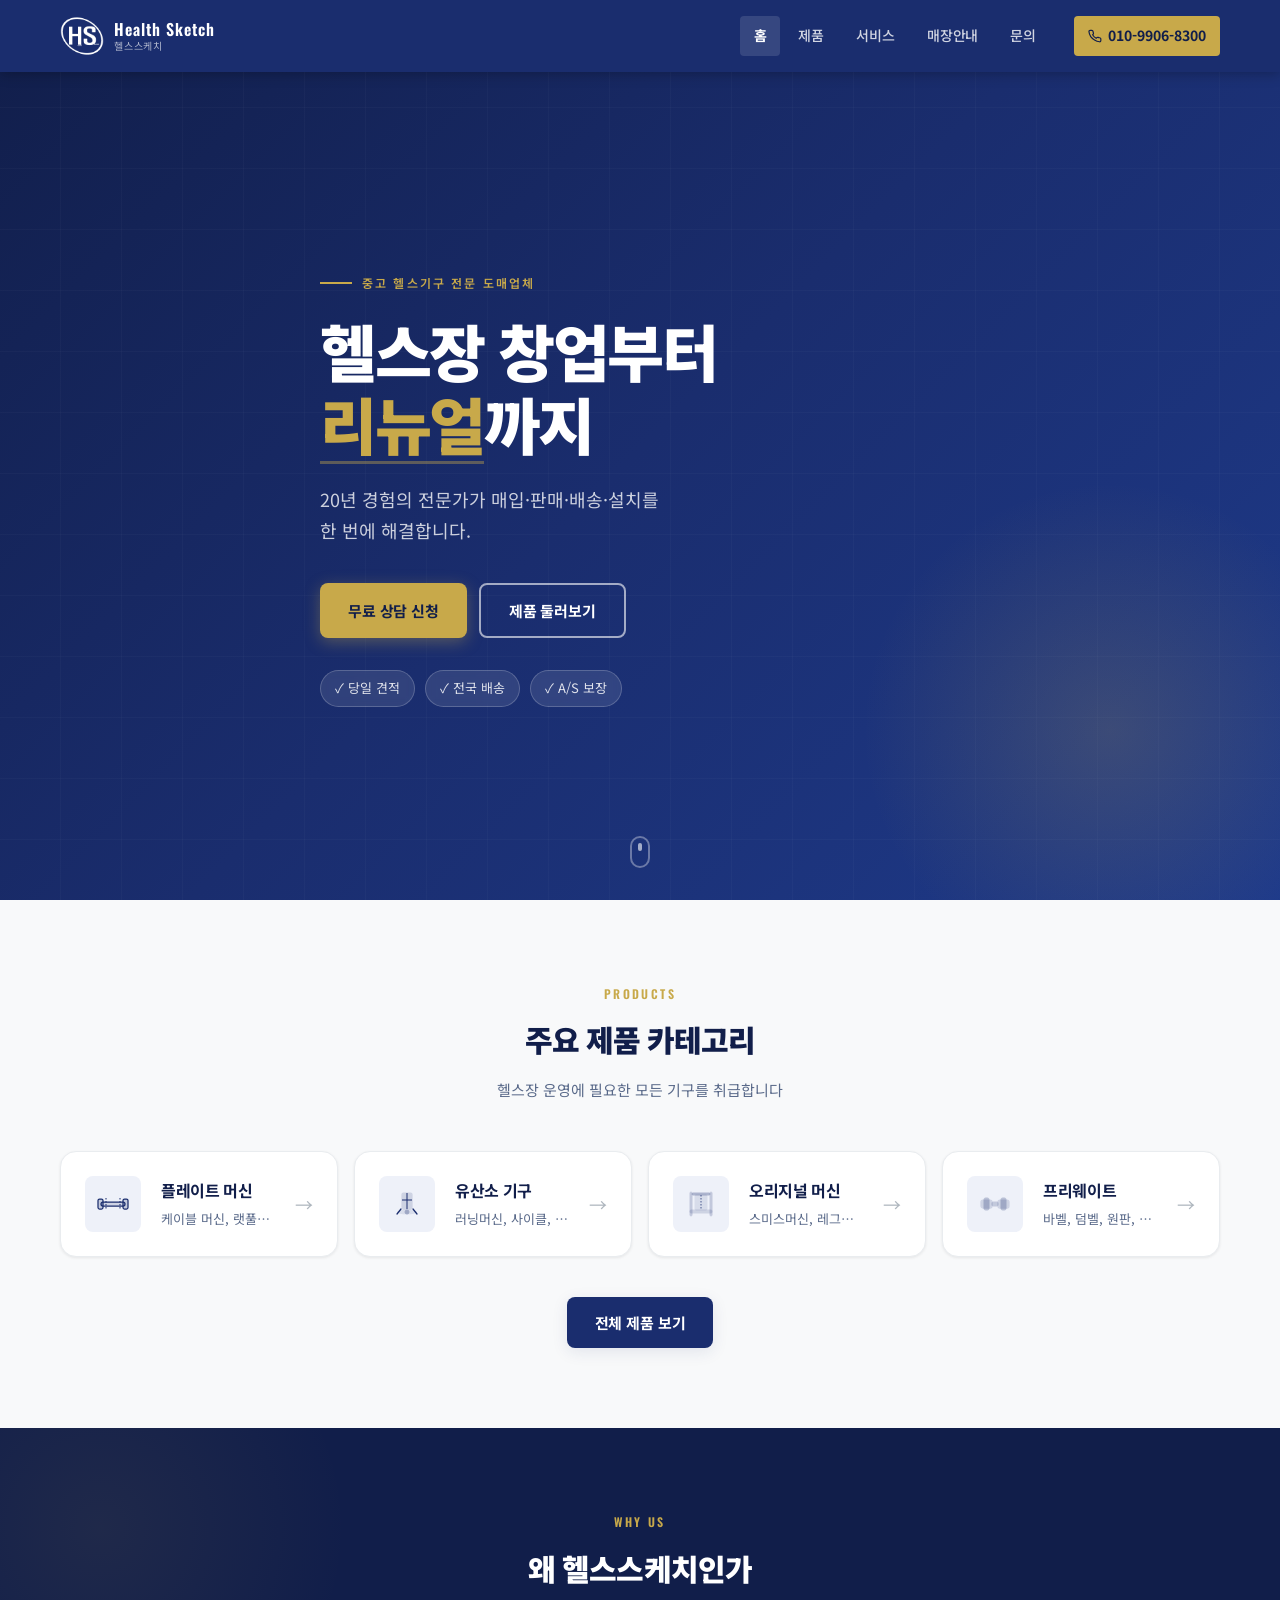
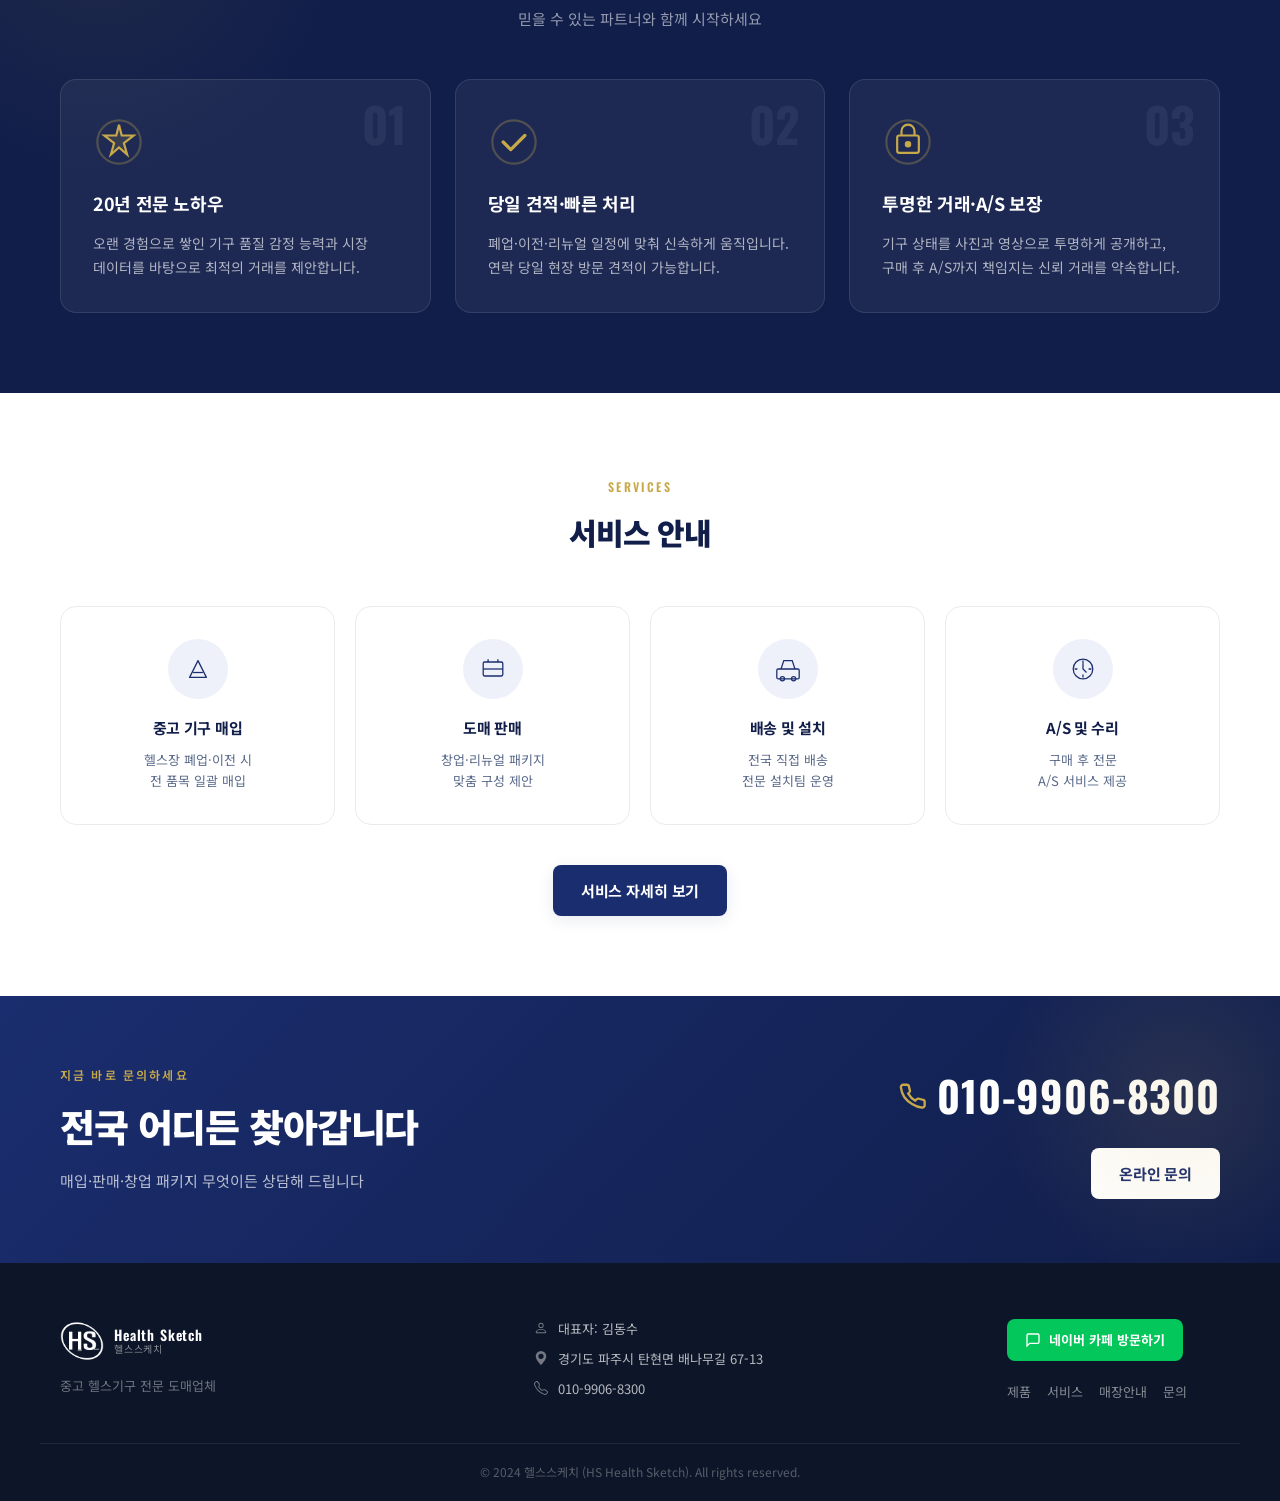
<file: index.html>
<!DOCTYPE html>
<html lang="ko">
<head>
  <meta charset="UTF-8" />
  <meta name="viewport" content="width=device-width, initial-scale=1.0" />
  <meta name="description" content="헬스스케치 - 중고 헬스기구 전문 도매업체. 헬스장 창업부터 리뉴얼까지 매입·판매·배송·설치 일괄 서비스. 경기도 파주시 탄현면." />
  <meta name="keywords" content="중고헬스기구,헬스기구매입,헬스기구판매,헬스장창업,헬스장리뉴얼,파주헬스기구,헬스스케치,중고운동기구도매,헬스기구도매" />
  <meta name="robots" content="index, follow" />
  <!-- Open Graph (카카오톡·SNS 공유 시 표시) -->
  <meta property="og:type" content="website" />
  <meta property="og:title" content="헬스스케치 | 중고 헬스기구 전문 도매" />
  <meta property="og:description" content="헬스장 창업부터 리뉴얼까지. 중고 헬스기구 매입·판매·배송·설치 일괄 서비스. 경기도 파주." />
  <meta property="og:url" content="https://vertaubusiness-svg.github.io/healthsketch/" />
  <meta property="og:site_name" content="헬스스케치" />
  <meta property="og:locale" content="ko_KR" />
  <!-- Canonical -->
  <link rel="canonical" href="https://vertaubusiness-svg.github.io/healthsketch/" />
  <title>헬스스케치 | 중고 헬스기구 전문 도매</title>
  <link rel="dns-prefetch" href="https://fonts.googleapis.com" />
  <link rel="preconnect" href="https://fonts.googleapis.com" />
  <link rel="preconnect" href="https://fonts.gstatic.com" crossorigin />
  <link href="https://fonts.googleapis.com/css2?family=Noto+Sans+KR:wght@400;500;700;900&family=Oswald:wght@400;600;700&display=swap" rel="stylesheet" />
  <link rel="stylesheet" href="css/style.css" />
</head>
<body>

  <!-- ===== HEADER ===== -->
  <header class="site-header" id="site-header">
    <div class="container header-inner">

      <a href="index.html" class="logo" aria-label="헬스스케치 홈">
        <img src="images/logo-transparent-white.png" alt="헬스스케치 로고" class="logo-img">
        <span class="logo-text">
          <span class="logo-main">Health Sketch</span>
          <span class="logo-sub">헬스스케치</span>
        </span>
      </a>

      <nav class="site-nav" id="site-nav" role="navigation" aria-label="주 메뉴">
        <ul class="nav-list">
          <li><a href="index.html" class="nav-link active">홈</a></li>
          <li><a href="products.html" class="nav-link">제품</a></li>
          <li><a href="services.html" class="nav-link">서비스</a></li>
          <li><a href="location.html" class="nav-link">매장안내</a></li>
          <li><a href="contact.html" class="nav-link">문의</a></li>
        </ul>
      </nav>

      <a href="tel:01099068300" class="header-phone" aria-label="전화문의">
        <svg class="phone-icon" viewBox="0 0 24 24" fill="none" stroke="currentColor" stroke-width="2" aria-hidden="true">
          <path d="M22 16.92v3a2 2 0 0 1-2.18 2 19.79 19.79 0 0 1-8.63-3.07A19.5 19.5 0 0 1 4.69 13.1 19.79 19.79 0 0 1 1.61 4.53 2 2 0 0 1 3.6 2.34h3a2 2 0 0 1 2 1.72c.127.96.361 1.903.7 2.81a2 2 0 0 1-.45 2.11L7.91 9.91a16 16 0 0 0 6.08 6.08l1.17-1.17a2 2 0 0 1 2.11-.45c.907.339 1.85.573 2.81.7A2 2 0 0 1 22 16.92z"/>
        </svg>
        <span>010-9906-8300</span>
      </a>

      <button class="hamburger" id="hamburger" aria-label="메뉴 열기" aria-expanded="false" aria-controls="site-nav">
        <span class="bar"></span>
        <span class="bar"></span>
        <span class="bar"></span>
      </button>

    </div>
  </header>

  <div class="nav-overlay" id="nav-overlay"></div>

  <main>

    <!-- ===== HERO ===== -->
    <section class="hero" id="hero">
      <div class="hero-bg"></div>
      <div class="container hero-content">
        <p class="hero-eyebrow">중고 헬스기구 전문 도매업체</p>
        <h1 class="hero-title">
          헬스장 창업부터<br />
          <em>리뉴얼</em>까지
        </h1>
        <p class="hero-desc">
          20년 경험의 전문가가 매입·판매·배송·설치를<br class="br-pc" />
          한 번에 해결합니다.
        </p>
        <div class="hero-cta">
          <a href="contact.html" class="btn btn-primary">무료 상담 신청</a>
          <a href="products.html" class="btn btn-outline">제품 둘러보기</a>
        </div>
        <div class="hero-badges">
          <span class="badge">✓ 당일 견적</span>
          <span class="badge">✓ 전국 배송</span>
          <span class="badge">✓ A/S 보장</span>
        </div>
      </div>
      <div class="hero-scroll-indicator" aria-hidden="true">
        <span></span>
      </div>
    </section>

    <!-- ===== CATEGORY PREVIEW ===== -->
    <section class="section categories" id="categories">
      <div class="container">
        <div class="section-header">
          <p class="section-label">PRODUCTS</p>
          <h2 class="section-title">주요 제품 카테고리</h2>
          <p class="section-desc">헬스장 운영에 필요한 모든 기구를 취급합니다</p>
        </div>
        <div class="category-grid">

          <a href="products.html#plate" class="category-card">
            <div class="category-icon">
              <svg viewBox="0 0 64 64" fill="none" xmlns="http://www.w3.org/2000/svg" aria-hidden="true">
                <rect x="8" y="28" width="48" height="8" rx="4" fill="currentColor" opacity="0.15"/>
                <rect x="8" y="28" width="48" height="8" rx="4" stroke="currentColor" stroke-width="2.5"/>
                <rect x="2" y="22" width="10" height="20" rx="3" fill="currentColor" opacity="0.2"/>
                <rect x="2" y="22" width="10" height="20" rx="3" stroke="currentColor" stroke-width="2.5"/>
                <rect x="52" y="22" width="10" height="20" rx="3" fill="currentColor" opacity="0.2"/>
                <rect x="52" y="22" width="10" height="20" rx="3" stroke="currentColor" stroke-width="2.5"/>
                <line x1="18" y1="20" x2="18" y2="44" stroke="currentColor" stroke-width="2" stroke-dasharray="3 3"/>
                <line x1="46" y1="20" x2="46" y2="44" stroke="currentColor" stroke-width="2" stroke-dasharray="3 3"/>
              </svg>
            </div>
            <div class="category-info">
              <h3>플레이트 머신</h3>
              <p>케이블 머신, 랫풀다운, 체스트프레스 등</p>
            </div>
            <span class="category-arrow">→</span>
          </a>

          <a href="products.html#cardio" class="category-card">
            <div class="category-icon">
              <svg viewBox="0 0 64 64" fill="none" xmlns="http://www.w3.org/2000/svg" aria-hidden="true">
                <ellipse cx="32" cy="48" rx="20" ry="5" fill="currentColor" opacity="0.1"/>
                <rect x="22" y="10" width="20" height="32" rx="3" fill="currentColor" opacity="0.15" stroke="currentColor" stroke-width="2.5"/>
                <line x1="32" y1="10" x2="32" y2="42" stroke="currentColor" stroke-width="2"/>
                <path d="M22 24 h20" stroke="currentColor" stroke-width="2"/>
                <circle cx="32" cy="48" r="4" fill="currentColor" opacity="0.3" stroke="currentColor" stroke-width="2"/>
                <path d="M20 42 L12 52 M44 42 L52 52" stroke="currentColor" stroke-width="2.5" stroke-linecap="round"/>
              </svg>
            </div>
            <div class="category-info">
              <h3>유산소 기구</h3>
              <p>러닝머신, 사이클, 스텝퍼, 로잉머신</p>
            </div>
            <span class="category-arrow">→</span>
          </a>

          <a href="products.html#original" class="category-card">
            <div class="category-icon">
              <svg viewBox="0 0 64 64" fill="none" xmlns="http://www.w3.org/2000/svg" aria-hidden="true">
                <rect x="10" y="8" width="4" height="48" rx="2" fill="currentColor" opacity="0.2" stroke="currentColor" stroke-width="2"/>
                <rect x="50" y="8" width="4" height="48" rx="2" fill="currentColor" opacity="0.2" stroke="currentColor" stroke-width="2"/>
                <rect x="14" y="10" width="36" height="4" rx="2" fill="currentColor" opacity="0.3" stroke="currentColor" stroke-width="2"/>
                <rect x="10" y="44" width="44" height="6" rx="2" fill="currentColor" opacity="0.15" stroke="currentColor" stroke-width="2"/>
                <rect x="20" y="14" width="24" height="30" rx="2" fill="currentColor" opacity="0.1" stroke="currentColor" stroke-width="2"/>
                <line x1="32" y1="14" x2="32" y2="44" stroke="currentColor" stroke-width="1.5" stroke-dasharray="3 3"/>
              </svg>
            </div>
            <div class="category-info">
              <h3>오리지널 머신</h3>
              <p>스미스머신, 레그프레스, 해크스쿼트</p>
            </div>
            <span class="category-arrow">→</span>
          </a>

          <a href="products.html#freeweight" class="category-card">
            <div class="category-icon">
              <svg viewBox="0 0 64 64" fill="none" xmlns="http://www.w3.org/2000/svg" aria-hidden="true">
                <rect x="26" y="28" width="12" height="8" rx="2" fill="currentColor" opacity="0.2" stroke="currentColor" stroke-width="2"/>
                <rect x="4" y="24" width="22" height="16" rx="4" fill="currentColor" opacity="0.15" stroke="currentColor" stroke-width="2.5"/>
                <rect x="38" y="24" width="22" height="16" rx="4" fill="currentColor" opacity="0.15" stroke="currentColor" stroke-width="2.5"/>
                <rect x="10" y="20" width="10" height="24" rx="3" fill="currentColor" opacity="0.25" stroke="currentColor" stroke-width="2"/>
                <rect x="44" y="20" width="10" height="24" rx="3" fill="currentColor" opacity="0.25" stroke="currentColor" stroke-width="2"/>
              </svg>
            </div>
            <div class="category-info">
              <h3>프리웨이트</h3>
              <p>바벨, 덤벨, 원판, 벤치 등</p>
            </div>
            <span class="category-arrow">→</span>
          </a>

        </div>
        <div class="section-cta">
          <a href="products.html" class="btn btn-secondary">전체 제품 보기</a>
        </div>
      </div>
    </section>

    <!-- ===== WHY ===== -->
    <section class="section why" id="why">
      <div class="container">
        <div class="section-header section-header--light">
          <p class="section-label">WHY US</p>
          <h2 class="section-title">왜 헬스스케치인가</h2>
          <p class="section-desc">믿을 수 있는 파트너와 함께 시작하세요</p>
        </div>
        <div class="why-grid">

          <div class="why-card">
            <div class="why-number">01</div>
            <div class="why-icon" aria-hidden="true">
              <svg viewBox="0 0 48 48" fill="none" stroke="currentColor" stroke-width="2" xmlns="http://www.w3.org/2000/svg">
                <circle cx="24" cy="24" r="20" stroke-opacity="0.3"/>
                <path d="M24 8 L26.5 18 L37.5 18 L28.5 25 L31.5 35.5 L24 29 L16.5 35.5 L19.5 25 L10.5 18 L21.5 18 Z" fill="currentColor" fill-opacity="0.15" stroke="currentColor"/>
              </svg>
            </div>
            <h3>20년 전문 노하우</h3>
            <p>오랜 경험으로 쌓인 기구 품질 감정 능력과 시장 데이터를 바탕으로 최적의 거래를 제안합니다.</p>
          </div>

          <div class="why-card">
            <div class="why-number">02</div>
            <div class="why-icon" aria-hidden="true">
              <svg viewBox="0 0 48 48" fill="none" stroke="currentColor" stroke-width="2" xmlns="http://www.w3.org/2000/svg">
                <circle cx="24" cy="24" r="20" stroke-opacity="0.3"/>
                <path d="M14 24 l7 7 l13-13" stroke-linecap="round" stroke-linejoin="round" stroke-width="3"/>
              </svg>
            </div>
            <h3>당일 견적·빠른 처리</h3>
            <p>폐업·이전·리뉴얼 일정에 맞춰 신속하게 움직입니다. 연락 당일 현장 방문 견적이 가능합니다.</p>
          </div>

          <div class="why-card">
            <div class="why-number">03</div>
            <div class="why-icon" aria-hidden="true">
              <svg viewBox="0 0 48 48" fill="none" stroke="currentColor" stroke-width="2" xmlns="http://www.w3.org/2000/svg">
                <circle cx="24" cy="24" r="20" stroke-opacity="0.3"/>
                <rect x="14" y="18" width="20" height="16" rx="2"/>
                <path d="M18 18 v-4 a6 6 0 0 1 12 0 v4"/>
                <circle cx="24" cy="26" r="2" fill="currentColor"/>
              </svg>
            </div>
            <h3>투명한 거래·A/S 보장</h3>
            <p>기구 상태를 사진과 영상으로 투명하게 공개하고, 구매 후 A/S까지 책임지는 신뢰 거래를 약속합니다.</p>
          </div>

        </div>
      </div>
    </section>

    <!-- ===== SERVICES ===== -->
    <section class="section services-overview" id="services-overview">
      <div class="container">
        <div class="section-header">
          <p class="section-label">SERVICES</p>
          <h2 class="section-title">서비스 안내</h2>
        </div>
        <div class="services-grid">

          <div class="service-item">
            <div class="service-icon-wrap" aria-hidden="true">
              <svg viewBox="0 0 40 40" fill="none" stroke="currentColor" stroke-width="1.8" xmlns="http://www.w3.org/2000/svg">
                <path d="M8 32 L20 8 L32 32 Z" stroke-linejoin="round"/>
                <path d="M13 25 h14"/>
              </svg>
            </div>
            <h3>중고 기구 매입</h3>
            <p>헬스장 폐업·이전 시<br />전 품목 일괄 매입</p>
          </div>

          <div class="service-item">
            <div class="service-icon-wrap" aria-hidden="true">
              <svg viewBox="0 0 40 40" fill="none" stroke="currentColor" stroke-width="1.8" xmlns="http://www.w3.org/2000/svg">
                <rect x="6" y="10" width="28" height="20" rx="2"/>
                <path d="M13 10 v-4 M27 10 v-4"/>
                <path d="M6 20 h28"/>
              </svg>
            </div>
            <h3>도매 판매</h3>
            <p>창업·리뉴얼 패키지<br />맞춤 구성 제안</p>
          </div>

          <div class="service-item">
            <div class="service-icon-wrap" aria-hidden="true">
              <svg viewBox="0 0 40 40" fill="none" stroke="currentColor" stroke-width="1.8" xmlns="http://www.w3.org/2000/svg">
                <rect x="4" y="20" width="32" height="14" rx="2"/>
                <path d="M10 20 L14 8 h12 l4 12"/>
                <circle cx="12" cy="34" r="3"/>
                <circle cx="28" cy="34" r="3"/>
              </svg>
            </div>
            <h3>배송 및 설치</h3>
            <p>전국 직접 배송<br />전문 설치팀 운영</p>
          </div>

          <div class="service-item">
            <div class="service-icon-wrap" aria-hidden="true">
              <svg viewBox="0 0 40 40" fill="none" stroke="currentColor" stroke-width="1.8" xmlns="http://www.w3.org/2000/svg">
                <circle cx="20" cy="20" r="14"/>
                <path d="M20 12 v8 l5 5"/>
                <path d="M8 20 h4 M28 20 h4 M20 8 v4 M20 28 v4"/>
              </svg>
            </div>
            <h3>A/S 및 수리</h3>
            <p>구매 후 전문<br />A/S 서비스 제공</p>
          </div>

        </div>
        <div class="section-cta">
          <a href="services.html" class="btn btn-secondary">서비스 자세히 보기</a>
        </div>
      </div>
    </section>

    <!-- ===== CTA BANNER ===== -->
    <section class="cta-banner" id="cta-banner">
      <div class="container cta-inner">
        <div class="cta-text">
          <p class="cta-label">지금 바로 문의하세요</p>
          <h2 class="cta-title">전국 어디든 찾아갑니다</h2>
          <p class="cta-desc">매입·판매·창업 패키지 무엇이든 상담해 드립니다</p>
        </div>
        <div class="cta-contact">
          <a href="tel:01099068300" class="cta-phone">
            <svg viewBox="0 0 24 24" fill="none" stroke="currentColor" stroke-width="2" aria-hidden="true">
              <path d="M22 16.92v3a2 2 0 0 1-2.18 2 19.79 19.79 0 0 1-8.63-3.07A19.5 19.5 0 0 1 4.69 13.1 19.79 19.79 0 0 1 1.61 4.53 2 2 0 0 1 3.6 2.34h3a2 2 0 0 1 2 1.72c.127.96.361 1.903.7 2.81a2 2 0 0 1-.45 2.11L7.91 9.91a16 16 0 0 0 6.08 6.08l1.17-1.17a2 2 0 0 1 2.11-.45c.907.339 1.85.573 2.81.7A2 2 0 0 1 22 16.92z"/>
            </svg>
            010-9906-8300
          </a>
          <a href="contact.html" class="btn btn-white">온라인 문의</a>
        </div>
      </div>
    </section>

  </main>

  <!-- ===== FOOTER ===== -->
  <footer class="site-footer">
    <div class="container footer-inner">
      <div class="footer-brand">
        <a href="index.html" class="footer-logo" aria-label="헬스스케치 홈">
          <img src="images/logo-transparent-white.png" alt="헬스스케치 로고" class="footer-logo-img">
          <span class="footer-logo-text">
            <span>Health Sketch</span>
            <span>헬스스케치</span>
          </span>
        </a>
        <p class="footer-tagline">중고 헬스기구 전문 도매업체</p>
      </div>
      <div class="footer-info">
        <ul class="footer-details">
          <li>
            <svg viewBox="0 0 16 16" fill="currentColor" aria-hidden="true"><path d="M8 8a3 3 0 1 0 0-6 3 3 0 0 0 0 6zm2-3a2 2 0 1 1-4 0 2 2 0 0 1 4 0zm4 8c0 1-1 1-1 1H3s-1 0-1-1 1-4 6-4 6 3 6 4zm-1-.004c-.001-.246-.154-.986-.832-1.664C11.516 10.68 10.289 10 8 10c-2.29 0-3.516.68-4.168 1.332-.678.678-.83 1.418-.832 1.664h10z"/></svg>
            <span>대표자: 김동수</span>
          </li>
          <li>
            <svg viewBox="0 0 16 16" fill="currentColor" aria-hidden="true"><path d="M8 16s6-5.686 6-10A6 6 0 0 0 2 6c0 4.314 6 10 6 10zm0-7a3 3 0 1 1 0-6 3 3 0 0 1 0 6z"/></svg>
            <span>경기도 파주시 탄현면 배나무길 67-13</span>
          </li>
          <li>
            <svg viewBox="0 0 16 16" fill="currentColor" aria-hidden="true"><path d="M3.654 1.328a.678.678 0 0 0-1.015-.063L1.605 2.3c-.483.484-.661 1.169-.45 1.77a17.568 17.568 0 0 0 4.168 6.608 17.569 17.569 0 0 0 6.608 4.168c.601.211 1.286.033 1.77-.45l1.034-1.034a.678.678 0 0 0-.063-1.015l-2.307-1.794a.678.678 0 0 0-.58-.122l-2.19.547a1.745 1.745 0 0 1-1.657-.459L5.482 8.062a1.745 1.745 0 0 1-.46-1.657l.548-2.19a.678.678 0 0 0-.122-.58L3.654 1.328zM1.884.511a1.745 1.745 0 0 1 2.612.163L6.29 2.98c.329.423.445.974.315 1.494l-.547 2.19a.678.678 0 0 0 .178.643l2.457 2.457a.678.678 0 0 0 .644.178l2.189-.547a1.745 1.745 0 0 1 1.494.315l2.306 1.794c.829.645.905 1.87.163 2.611l-1.034 1.034c-.74.74-1.846 1.065-2.877.702a18.634 18.634 0 0 1-7.01-4.42 18.634 18.634 0 0 1-4.42-7.009c-.362-1.03-.037-2.137.703-2.877L1.885.511z"/></svg>
            <span><a href="tel:01099068300">010-9906-8300</a></span>
          </li>
        </ul>
      </div>
      <div class="footer-links">
        <a href="http://cafe.naver.com/healthsketch" class="footer-cafe" target="_blank" rel="noopener noreferrer">
          <svg viewBox="0 0 24 24" fill="none" stroke="currentColor" stroke-width="2" aria-hidden="true">
            <path d="M21 15a2 2 0 0 1-2 2H7l-4 4V5a2 2 0 0 1 2-2h14a2 2 0 0 1 2 2z"/>
          </svg>
          네이버 카페 방문하기
        </a>
        <nav class="footer-nav" aria-label="푸터 메뉴">
          <a href="products.html">제품</a>
          <a href="services.html">서비스</a>
          <a href="location.html">매장안내</a>
          <a href="contact.html">문의</a>
        </nav>
      </div>
    </div>
    <div class="footer-bottom">
      <div class="container">
        <p>&copy; 2024 헬스스케치 (HS Health Sketch). All rights reserved.</p>
      </div>
    </div>
  </footer>

  <script src="js/main.js"></script>
</body>
</html>
</file>
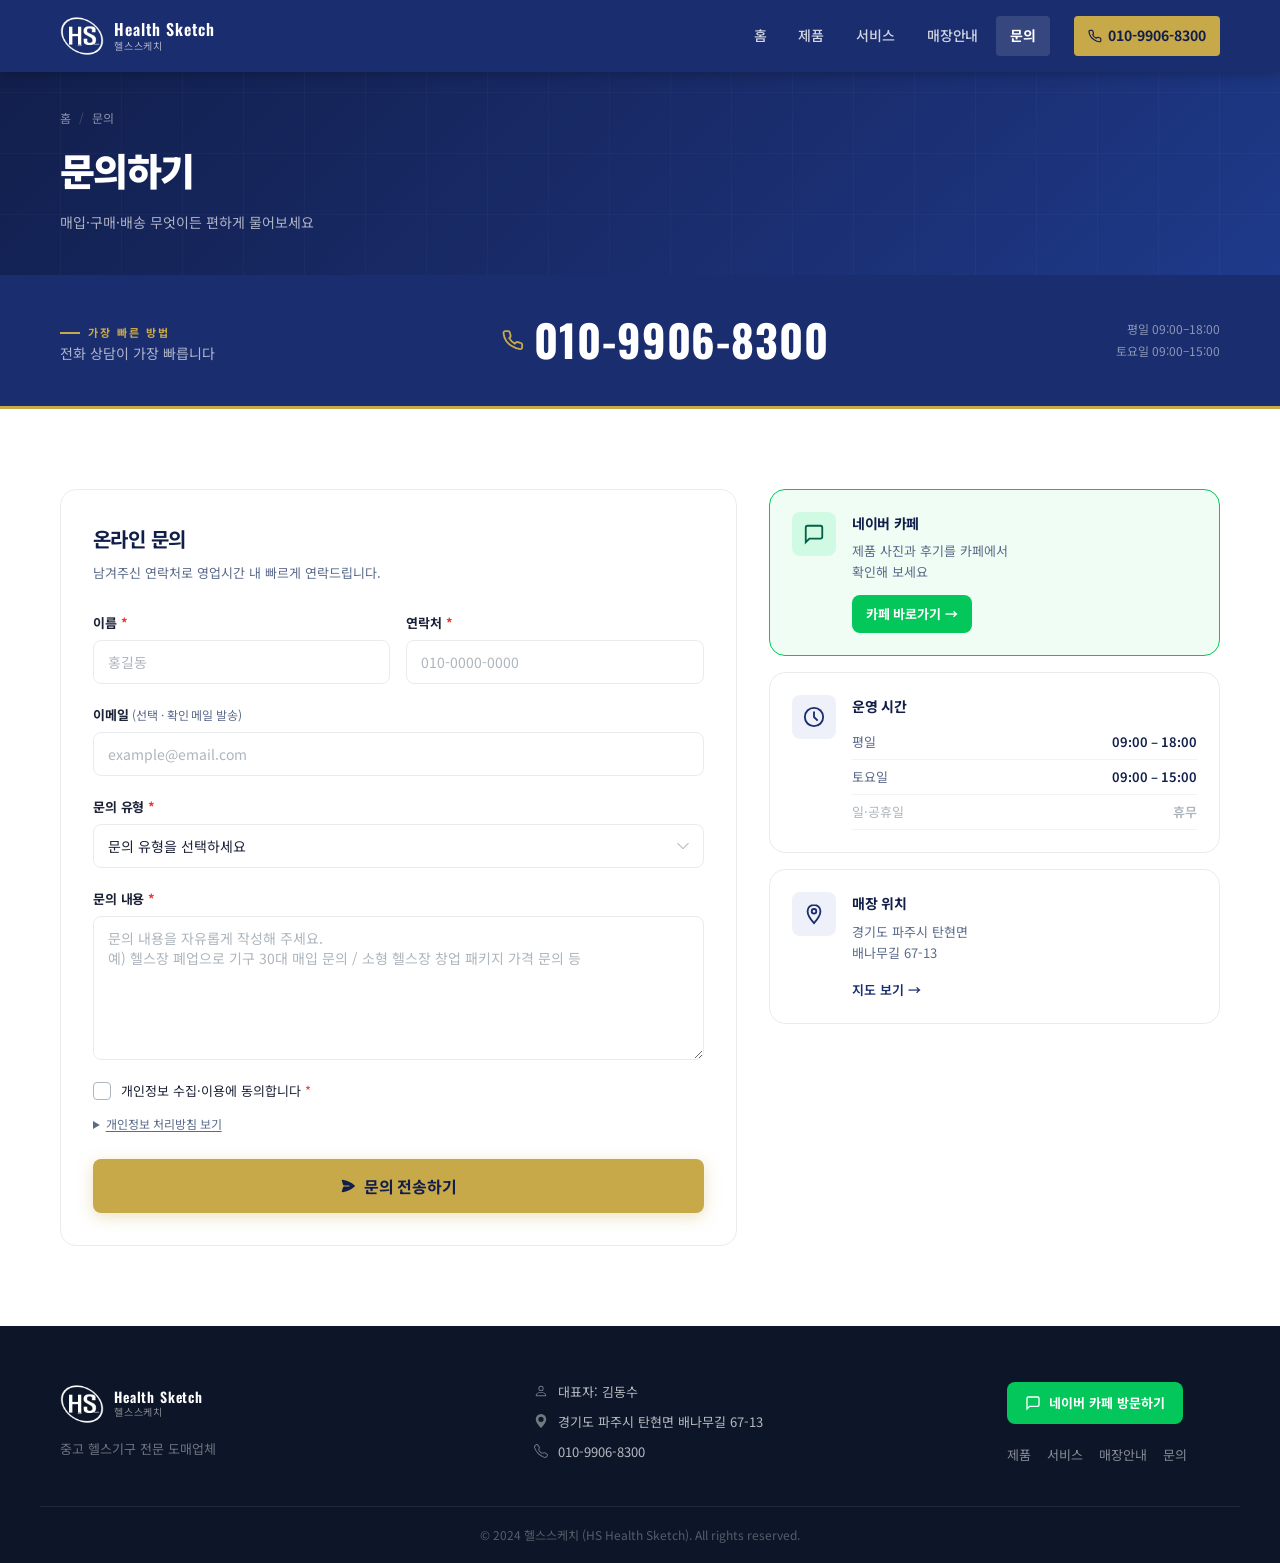
<file: contact.html>
<!DOCTYPE html>
<html lang="ko">
<head>
  <meta charset="UTF-8" />
  <meta name="viewport" content="width=device-width, initial-scale=1.0" />
  <meta name="description" content="헬스스케치 문의 - 중고 헬스기구 매입·구매·배송 상담. 전화 010-9906-8300 (평일 09:00~18:00). 온라인 문의 가능." />
  <meta name="keywords" content="헬스기구문의,헬스기구상담,헬스장폐업상담,헬스기구매입문의,헬스스케치전화,헬스기구견적" />
  <meta name="robots" content="index, follow" />
  <meta property="og:type" content="website" />
  <meta property="og:title" content="문의하기 | 헬스스케치" />
  <meta property="og:description" content="중고 헬스기구 매입·구매 문의. 010-9906-8300. 평일 09:00~18:00, 당일 견적 가능." />
  <meta property="og:url" content="https://vertaubusiness-svg.github.io/healthsketch/contact.html" />
  <meta property="og:site_name" content="헬스스케치" />
  <meta property="og:locale" content="ko_KR" />
  <link rel="canonical" href="https://vertaubusiness-svg.github.io/healthsketch/contact.html" />
  <title>문의하기 | 헬스스케치</title>
  <link rel="dns-prefetch" href="https://fonts.googleapis.com" />
  <link rel="preconnect" href="https://fonts.googleapis.com" />
  <link rel="preconnect" href="https://fonts.gstatic.com" crossorigin />
  <link href="https://fonts.googleapis.com/css2?family=Noto+Sans+KR:wght@400;500;700;900&family=Oswald:wght@400;600;700&display=swap" rel="stylesheet" />
  <link rel="stylesheet" href="css/style.css" />
</head>
<body>

  <!-- ===== HEADER ===== -->
  <header class="site-header" id="site-header">
    <div class="container header-inner">
      <a href="index.html" class="logo" aria-label="헬스스케치 홈">
        <img src="images/logo-transparent-white.png" alt="헬스스케치 로고" class="logo-img">
        <span class="logo-text">
          <span class="logo-main">Health Sketch</span>
          <span class="logo-sub">헬스스케치</span>
        </span>
      </a>
      <nav class="site-nav" id="site-nav" role="navigation" aria-label="주 메뉴">
        <ul class="nav-list">
          <li><a href="index.html" class="nav-link">홈</a></li>
          <li><a href="products.html" class="nav-link">제품</a></li>
          <li><a href="services.html" class="nav-link">서비스</a></li>
          <li><a href="location.html" class="nav-link">매장안내</a></li>
          <li><a href="contact.html" class="nav-link active">문의</a></li>
        </ul>
      </nav>
      <a href="tel:01099068300" class="header-phone" aria-label="전화문의">
        <svg class="phone-icon" viewBox="0 0 24 24" fill="none" stroke="currentColor" stroke-width="2" aria-hidden="true">
          <path d="M22 16.92v3a2 2 0 0 1-2.18 2 19.79 19.79 0 0 1-8.63-3.07A19.5 19.5 0 0 1 4.69 13.1 19.79 19.79 0 0 1 1.61 4.53 2 2 0 0 1 3.6 2.34h3a2 2 0 0 1 2 1.72c.127.96.361 1.903.7 2.81a2 2 0 0 1-.45 2.11L7.91 9.91a16 16 0 0 0 6.08 6.08l1.17-1.17a2 2 0 0 1 2.11-.45c.907.339 1.85.573 2.81.7A2 2 0 0 1 22 16.92z"/>
        </svg>
        <span>010-9906-8300</span>
      </a>
      <button class="hamburger" id="hamburger" aria-label="메뉴 열기" aria-expanded="false" aria-controls="site-nav">
        <span class="bar"></span>
        <span class="bar"></span>
        <span class="bar"></span>
      </button>
    </div>
  </header>
  <div class="nav-overlay" id="nav-overlay"></div>

  <main>

    <!-- ===== PAGE HERO ===== -->
    <section class="page-hero">
      <div class="page-hero-bg"></div>
      <div class="container page-hero-content">
        <p class="page-hero-breadcrumb"><a href="index.html">홈</a> <span>/</span> 문의</p>
        <h1 class="page-hero-title">문의하기</h1>
        <p class="page-hero-desc">매입·구매·배송 무엇이든 편하게 물어보세요</p>
      </div>
    </section>

    <!-- ===== 전화 강조 배너 ===== -->
    <div class="phone-banner">
      <div class="container phone-banner-inner">
        <div class="phone-banner-text">
          <p class="phone-banner-label">가장 빠른 방법</p>
          <p class="phone-banner-desc">전화 상담이 가장 빠릅니다</p>
        </div>
        <a href="tel:01099068300" class="phone-banner-number">
          <svg viewBox="0 0 24 24" fill="none" stroke="currentColor" stroke-width="2" aria-hidden="true">
            <path d="M22 16.92v3a2 2 0 0 1-2.18 2 19.79 19.79 0 0 1-8.63-3.07A19.5 19.5 0 0 1 4.69 13.1 19.79 19.79 0 0 1 1.61 4.53 2 2 0 0 1 3.6 2.34h3a2 2 0 0 1 2 1.72c.127.96.361 1.903.7 2.81a2 2 0 0 1-.45 2.11L7.91 9.91a16 16 0 0 0 6.08 6.08l1.17-1.17a2 2 0 0 1 2.11-.45c.907.339 1.85.573 2.81.7A2 2 0 0 1 22 16.92z"/>
          </svg>
          010-9906-8300
        </a>
        <div class="phone-banner-hours">
          <span>평일 09:00–18:00</span>
          <span>토요일 09:00–15:00</span>
        </div>
      </div>
    </div>

    <!-- ===== 문의 폼 + 사이드 ===== -->
    <section class="section contact-section">
      <div class="container contact-layout">

        <!-- 폼 -->
        <div class="contact-form-wrap">
          <h2 class="contact-form-title">온라인 문의</h2>
          <p class="contact-form-desc">남겨주신 연락처로 영업시간 내 빠르게 연락드립니다.</p>

          <form class="contact-form" id="contact-form" novalidate>

            <div class="form-row form-row--2">
              <div class="form-group">
                <label for="name" class="form-label">이름 <span class="required" aria-hidden="true">*</span></label>
                <input
                  type="text"
                  id="name"
                  name="name"
                  class="form-input"
                  placeholder="홍길동"
                  required
                  autocomplete="name"
                />
                <span class="form-error" id="name-error" role="alert"></span>
              </div>
              <div class="form-group">
                <label for="phone" class="form-label">연락처 <span class="required" aria-hidden="true">*</span></label>
                <input
                  type="tel"
                  id="phone"
                  name="phone"
                  class="form-input"
                  placeholder="010-0000-0000"
                  required
                  autocomplete="tel"
                />
                <span class="form-error" id="phone-error" role="alert"></span>
              </div>
            </div>

            <div class="form-group">
              <label for="email" class="form-label">이메일 <span class="form-label-optional">(선택 · 확인 메일 발송)</span></label>
              <input
                type="email"
                id="email"
                name="email"
                class="form-input"
                placeholder="example@email.com"
                autocomplete="email"
              />
            </div>

            <div class="form-group">
              <label for="inquiry-type" class="form-label">문의 유형 <span class="required" aria-hidden="true">*</span></label>
              <div class="form-select-wrap">
                <select id="inquiry-type" name="inquiry-type" class="form-select" required>
                  <option value="" disabled selected>문의 유형을 선택하세요</option>
                  <option value="buyout">매입 상담 (폐업·이전·리뉴얼)</option>
                  <option value="buy">구매 상담 (헬스장 창업·리뉴얼)</option>
                  <option value="delivery">배송·설치 문의</option>
                  <option value="as">A/S·수리 문의</option>
                  <option value="other">기타 문의</option>
                </select>
                <svg class="select-arrow" viewBox="0 0 16 16" fill="currentColor" aria-hidden="true" width="14" height="14">
                  <path fill-rule="evenodd" d="M1.646 4.646a.5.5 0 0 1 .708 0L8 10.293l5.646-5.647a.5.5 0 0 1 .708.708l-6 6a.5.5 0 0 1-.708 0l-6-6a.5.5 0 0 1 0-.708z"/>
                </svg>
              </div>
              <span class="form-error" id="type-error" role="alert"></span>
            </div>

            <div class="form-group">
              <label for="message" class="form-label">문의 내용 <span class="required" aria-hidden="true">*</span></label>
              <textarea
                id="message"
                name="message"
                class="form-textarea"
                placeholder="문의 내용을 자유롭게 작성해 주세요.&#10;예) 헬스장 폐업으로 기구 30대 매입 문의 / 소형 헬스장 창업 패키지 가격 문의 등"
                rows="6"
                required
              ></textarea>
              <span class="form-error" id="message-error" role="alert"></span>
            </div>

            <div class="form-privacy">
              <label class="privacy-check">
                <input type="checkbox" id="privacy" name="privacy" required />
                <span class="check-custom" aria-hidden="true"></span>
                <span>개인정보 수집·이용에 동의합니다 <span class="required">*</span></span>
              </label>
              <details class="privacy-detail">
                <summary>개인정보 처리방침 보기</summary>
                <p>수집 항목: 이름, 연락처 / 수집 목적: 상담 및 문의 답변 / 보관 기간: 상담 완료 후 6개월</p>
              </details>
              <span class="form-error" id="privacy-error" role="alert"></span>
            </div>

            <button type="submit" class="btn btn-primary form-submit" id="form-submit">
              <svg viewBox="0 0 20 20" fill="currentColor" width="16" height="16" aria-hidden="true"><path d="M3.105 2.289a.75.75 0 0 0-.826.95l1.414 4.925A1.5 1.5 0 0 0 5.135 9.25h6.115a.75.75 0 0 1 0 1.5H5.135a1.5 1.5 0 0 0-1.442 1.086l-1.414 4.926a.75.75 0 0 0 .826.95 28.896 28.896 0 0 0 15.293-7.154.75.75 0 0 0 0-1.115A28.897 28.897 0 0 0 3.105 2.289z"/></svg>
              문의 전송하기
            </button>

          </form>

          <!-- 성공 메시지 -->
          <div class="form-success" id="form-success" hidden style="display:none" role="status">
            <div class="success-icon" aria-hidden="true">
              <svg viewBox="0 0 48 48" fill="none" stroke="currentColor" stroke-width="2.5">
                <circle cx="24" cy="24" r="20"/>
                <path d="M14 24 l7 7 l13-13" stroke-linecap="round" stroke-linejoin="round"/>
              </svg>
            </div>
            <h3>문의가 접수되었습니다!</h3>
            <p>남겨주신 연락처로 영업시간 내 빠르게 연락드리겠습니다.</p>
            <button class="btn btn-secondary" id="form-reset-btn">새 문의 작성</button>
          </div>

        </div>

        <!-- 사이드 정보 -->
        <aside class="contact-side">

          <!-- 네이버 카페 -->
          <div class="contact-card contact-card--cafe">
            <div class="contact-card-icon" aria-hidden="true">
              <svg viewBox="0 0 24 24" fill="none" stroke="currentColor" stroke-width="2">
                <path d="M21 15a2 2 0 0 1-2 2H7l-4 4V5a2 2 0 0 1 2-2h14a2 2 0 0 1 2 2z"/>
              </svg>
            </div>
            <div class="contact-card-body">
              <h3>네이버 카페</h3>
              <p>제품 사진과 후기를 카페에서<br />확인해 보세요</p>
              <a
                href="http://cafe.naver.com/healthsketch"
                class="btn btn-cafe"
                target="_blank"
                rel="noopener noreferrer"
              >카페 바로가기 →</a>
            </div>
          </div>

          <!-- 영업시간 -->
          <div class="contact-card">
            <div class="contact-card-icon" aria-hidden="true">
              <svg viewBox="0 0 24 24" fill="none" stroke="currentColor" stroke-width="2">
                <circle cx="12" cy="12" r="10"/>
                <path d="M12 6 v6 l4 4"/>
              </svg>
            </div>
            <div class="contact-card-body">
              <h3>운영 시간</h3>
              <table class="hours-table">
                <tbody>
                  <tr>
                    <td>평일</td>
                    <td>09:00 – 18:00</td>
                  </tr>
                  <tr>
                    <td>토요일</td>
                    <td>09:00 – 15:00</td>
                  </tr>
                  <tr class="closed-row">
                    <td>일·공휴일</td>
                    <td>휴무</td>
                  </tr>
                </tbody>
              </table>
            </div>
          </div>

          <!-- 위치 -->
          <div class="contact-card">
            <div class="contact-card-icon" aria-hidden="true">
              <svg viewBox="0 0 24 24" fill="none" stroke="currentColor" stroke-width="2">
                <path d="M12 2C8.13 2 5 5.13 5 9c0 5.25 7 13 7 13s7-7.75 7-13c0-3.87-3.13-7-7-7z"/>
                <circle cx="12" cy="9" r="2.5"/>
              </svg>
            </div>
            <div class="contact-card-body">
              <h3>매장 위치</h3>
              <p>경기도 파주시 탄현면<br />배나무길 67-13</p>
              <a href="location.html" class="contact-link">지도 보기 →</a>
            </div>
          </div>

        </aside>

      </div>
    </section>

  </main>

  <!-- ===== FOOTER ===== -->
  <footer class="site-footer">
    <div class="container footer-inner">
      <div class="footer-brand">
        <a href="index.html" class="footer-logo" aria-label="헬스스케치 홈">
          <img src="images/logo-transparent-white.png" alt="헬스스케치 로고" class="footer-logo-img">
          <span class="footer-logo-text">
            <span>Health Sketch</span>
            <span>헬스스케치</span>
          </span>
        </a>
        <p class="footer-tagline">중고 헬스기구 전문 도매업체</p>
      </div>
      <div class="footer-info">
        <ul class="footer-details">
          <li>
            <svg viewBox="0 0 16 16" fill="currentColor" aria-hidden="true"><path d="M8 8a3 3 0 1 0 0-6 3 3 0 0 0 0 6zm2-3a2 2 0 1 1-4 0 2 2 0 0 1 4 0zm4 8c0 1-1 1-1 1H3s-1 0-1-1 1-4 6-4 6 3 6 4zm-1-.004c-.001-.246-.154-.986-.832-1.664C11.516 10.68 10.289 10 8 10c-2.29 0-3.516.68-4.168 1.332-.678.678-.83 1.418-.832 1.664h10z"/></svg>
            <span>대표자: 김동수</span>
          </li>
          <li>
            <svg viewBox="0 0 16 16" fill="currentColor" aria-hidden="true"><path d="M8 16s6-5.686 6-10A6 6 0 0 0 2 6c0 4.314 6 10 6 10zm0-7a3 3 0 1 1 0-6 3 3 0 0 1 0 6z"/></svg>
            <span>경기도 파주시 탄현면 배나무길 67-13</span>
          </li>
          <li>
            <svg viewBox="0 0 16 16" fill="currentColor" aria-hidden="true"><path d="M3.654 1.328a.678.678 0 0 0-1.015-.063L1.605 2.3c-.483.484-.661 1.169-.45 1.77a17.568 17.568 0 0 0 4.168 6.608 17.569 17.569 0 0 0 6.608 4.168c.601.211 1.286.033 1.77-.45l1.034-1.034a.678.678 0 0 0-.063-1.015l-2.307-1.794a.678.678 0 0 0-.58-.122l-2.19.547a1.745 1.745 0 0 1-1.657-.459L5.482 8.062a1.745 1.745 0 0 1-.46-1.657l.548-2.19a.678.678 0 0 0-.122-.58L3.654 1.328zM1.884.511a1.745 1.745 0 0 1 2.612.163L6.29 2.98c.329.423.445.974.315 1.494l-.547 2.19a.678.678 0 0 0 .178.643l2.457 2.457a.678.678 0 0 0 .644.178l2.189-.547a1.745 1.745 0 0 1 1.494.315l2.306 1.794c.829.645.905 1.87.163 2.611l-1.034 1.034c-.74.74-1.846 1.065-2.877.702a18.634 18.634 0 0 1-7.01-4.42 18.634 18.634 0 0 1-4.42-7.009c-.362-1.03-.037-2.137.703-2.877L1.885.511z"/></svg>
            <span><a href="tel:01099068300">010-9906-8300</a></span>
          </li>
        </ul>
      </div>
      <div class="footer-links">
        <a href="http://cafe.naver.com/healthsketch" class="footer-cafe" target="_blank" rel="noopener noreferrer">
          <svg viewBox="0 0 24 24" fill="none" stroke="currentColor" stroke-width="2" aria-hidden="true">
            <path d="M21 15a2 2 0 0 1-2 2H7l-4 4V5a2 2 0 0 1 2-2h14a2 2 0 0 1 2 2z"/>
          </svg>
          네이버 카페 방문하기
        </a>
        <nav class="footer-nav" aria-label="푸터 메뉴">
          <a href="products.html">제품</a>
          <a href="services.html">서비스</a>
          <a href="location.html">매장안내</a>
          <a href="contact.html">문의</a>
        </nav>
      </div>
    </div>
    <div class="footer-bottom">
      <div class="container">
        <p>&copy; 2024 헬스스케치 (HS Health Sketch). All rights reserved.</p>
      </div>
    </div>
  </footer>

  <script src="js/main.js"></script>
</body>
</html>
</file>
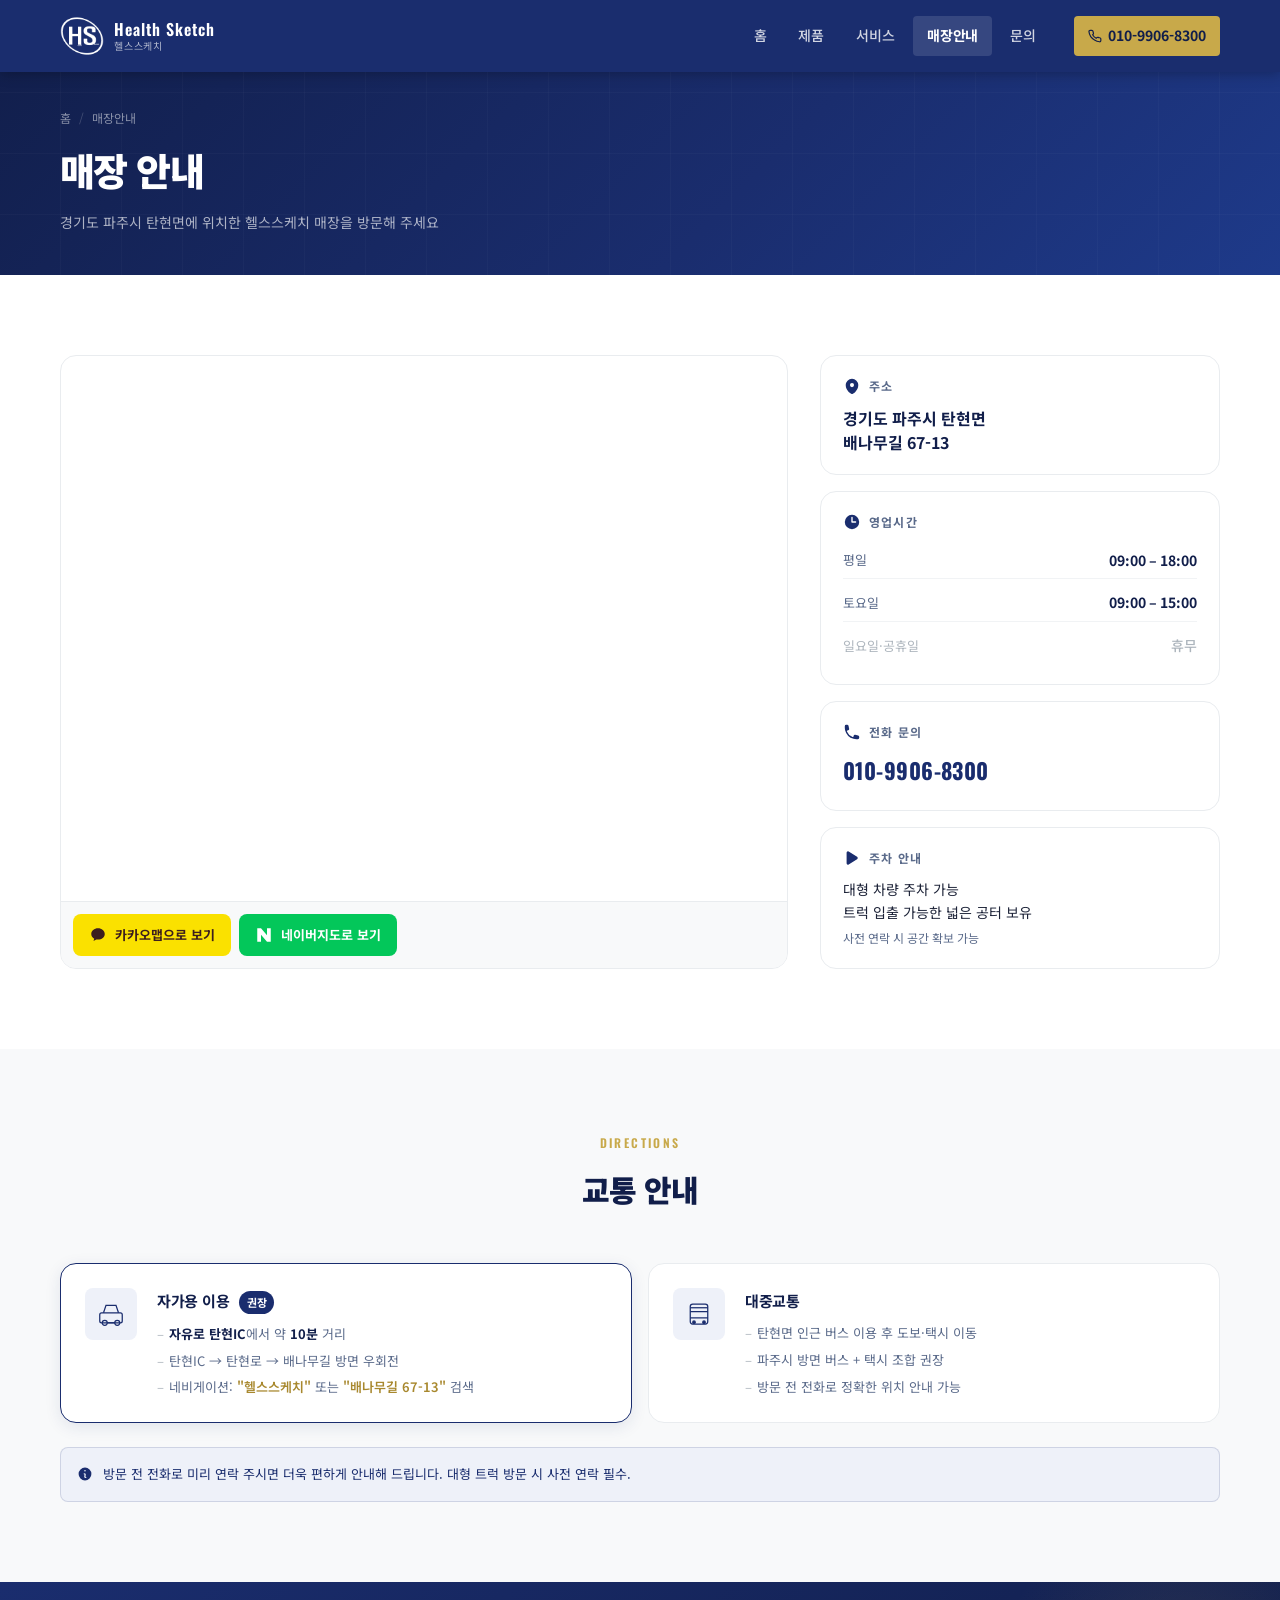
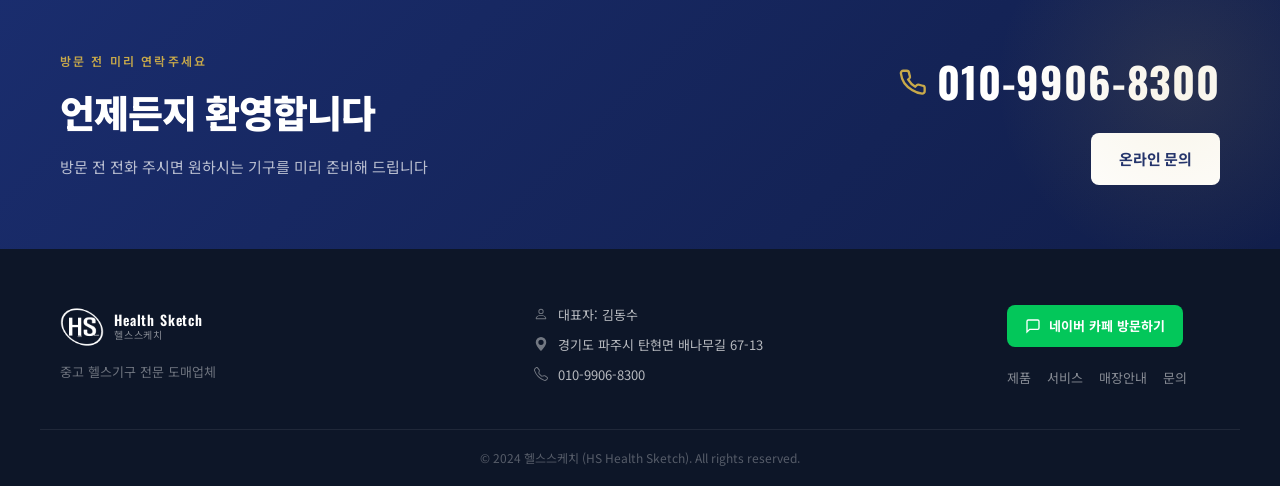
<file: location.html>
<!DOCTYPE html>
<html lang="ko">
<head>
  <meta charset="UTF-8" />
  <meta name="viewport" content="width=device-width, initial-scale=1.0" />
  <meta name="description" content="헬스스케치 매장 위치 - 경기도 파주시 탄현면 배나무길 67-13. 자유로 탄현IC 10분. 평일 09:00~18:00, 토요일 09:00~15:00." />
  <meta name="keywords" content="헬스스케치위치,파주헬스기구,탄현면헬스기구,파주중고헬스기구,헬스기구매장,헬스스케치주소" />
  <meta name="robots" content="index, follow" />
  <meta property="og:type" content="website" />
  <meta property="og:title" content="매장 안내 | 헬스스케치" />
  <meta property="og:description" content="경기도 파주시 탄현면 배나무길 67-13. 자유로 탄현IC 10분 거리. 대형 차량 주차 가능." />
  <meta property="og:url" content="https://vertaubusiness-svg.github.io/healthsketch/location.html" />
  <meta property="og:site_name" content="헬스스케치" />
  <meta property="og:locale" content="ko_KR" />
  <link rel="canonical" href="https://vertaubusiness-svg.github.io/healthsketch/location.html" />
  <title>매장 안내 | 헬스스케치</title>
  <link rel="dns-prefetch" href="https://fonts.googleapis.com" />
  <link rel="preconnect" href="https://fonts.googleapis.com" />
  <link rel="preconnect" href="https://fonts.gstatic.com" crossorigin />
  <link href="https://fonts.googleapis.com/css2?family=Noto+Sans+KR:wght@400;500;700;900&family=Oswald:wght@400;600;700&display=swap" rel="stylesheet" />
  <link rel="stylesheet" href="css/style.css" />
</head>
<body>

  <!-- ===== HEADER ===== -->
  <header class="site-header" id="site-header">
    <div class="container header-inner">
      <a href="index.html" class="logo" aria-label="헬스스케치 홈">
        <img src="images/logo-transparent-white.png" alt="헬스스케치 로고" class="logo-img">
        <span class="logo-text">
          <span class="logo-main">Health Sketch</span>
          <span class="logo-sub">헬스스케치</span>
        </span>
      </a>
      <nav class="site-nav" id="site-nav" role="navigation" aria-label="주 메뉴">
        <ul class="nav-list">
          <li><a href="index.html" class="nav-link">홈</a></li>
          <li><a href="products.html" class="nav-link">제품</a></li>
          <li><a href="services.html" class="nav-link">서비스</a></li>
          <li><a href="location.html" class="nav-link active">매장안내</a></li>
          <li><a href="contact.html" class="nav-link">문의</a></li>
        </ul>
      </nav>
      <a href="tel:01099068300" class="header-phone" aria-label="전화문의">
        <svg class="phone-icon" viewBox="0 0 24 24" fill="none" stroke="currentColor" stroke-width="2" aria-hidden="true">
          <path d="M22 16.92v3a2 2 0 0 1-2.18 2 19.79 19.79 0 0 1-8.63-3.07A19.5 19.5 0 0 1 4.69 13.1 19.79 19.79 0 0 1 1.61 4.53 2 2 0 0 1 3.6 2.34h3a2 2 0 0 1 2 1.72c.127.96.361 1.903.7 2.81a2 2 0 0 1-.45 2.11L7.91 9.91a16 16 0 0 0 6.08 6.08l1.17-1.17a2 2 0 0 1 2.11-.45c.907.339 1.85.573 2.81.7A2 2 0 0 1 22 16.92z"/>
        </svg>
        <span>010-9906-8300</span>
      </a>
      <button class="hamburger" id="hamburger" aria-label="메뉴 열기" aria-expanded="false" aria-controls="site-nav">
        <span class="bar"></span>
        <span class="bar"></span>
        <span class="bar"></span>
      </button>
    </div>
  </header>
  <div class="nav-overlay" id="nav-overlay"></div>

  <main>

    <!-- ===== PAGE HERO ===== -->
    <section class="page-hero">
      <div class="page-hero-bg"></div>
      <div class="container page-hero-content">
        <p class="page-hero-breadcrumb"><a href="index.html">홈</a> <span>/</span> 매장안내</p>
        <h1 class="page-hero-title">매장 안내</h1>
        <p class="page-hero-desc">경기도 파주시 탄현면에 위치한 헬스스케치 매장을 방문해 주세요</p>
      </div>
    </section>

    <!-- ===== MAP + INFO ===== -->
    <section class="section location-section">
      <div class="container">
        <div class="location-layout">

          <!-- 지도 -->
          <div class="map-wrap">
            <div class="map-container">
              <iframe
                src="https://map.kakao.com/link/map/헬스스케치,37.7444,126.7269"
                title="헬스스케치 위치 지도"
                loading="lazy"
                allowfullscreen
                referrerpolicy="no-referrer-when-downgrade"
              ></iframe>
            </div>
            <!-- 지도 링크 버튼 -->
            <div class="map-buttons">
              <a
                href="https://map.kakao.com/link/search/경기도 파주시 탄현면 배나무길 67-13"
                target="_blank"
                rel="noopener noreferrer"
                class="map-btn map-btn--kakao"
              >
                <svg viewBox="0 0 24 24" fill="currentColor" aria-hidden="true" width="18" height="18">
                  <path d="M12 3C7.03 3 3 6.36 3 10.5c0 2.64 1.56 4.97 3.94 6.35L6 20l3.77-2.03A10.6 10.6 0 0 0 12 18c4.97 0 9-3.36 9-7.5S16.97 3 12 3z"/>
                </svg>
                카카오맵으로 보기
              </a>
              <a
                href="https://map.naver.com/p/search/경기도 파주시 탄현면 배나무길 67-13"
                target="_blank"
                rel="noopener noreferrer"
                class="map-btn map-btn--naver"
              >
                <svg viewBox="0 0 24 24" fill="currentColor" aria-hidden="true" width="18" height="18">
                  <path d="M16 3v9.4L8.01 3H3v18h5V11.6L16.01 21H21V3h-5z"/>
                </svg>
                네이버지도로 보기
              </a>
            </div>
          </div>

          <!-- 매장 정보 -->
          <div class="location-info">

            <div class="info-card">
              <h2 class="info-card-title">
                <svg viewBox="0 0 20 20" fill="currentColor" width="18" height="18" aria-hidden="true"><path fill-rule="evenodd" d="M9.69 18.933l.003.001C9.89 19.02 10 19 10 19s.11.02.308-.066l.002-.001.006-.003.018-.008a5.741 5.741 0 0 0 .281-.14c.186-.096.446-.24.757-.433.62-.384 1.445-.966 2.274-1.765C15.302 14.988 17 12.493 17 9A7 7 0 1 0 3 9c0 3.492 1.698 5.988 3.355 7.584a13.731 13.731 0 0 0 2.273 1.765 11.842 11.842 0 0 0 .976.544l.062.029.018.008.006.003zM10 11.25a2.25 2.25 0 1 0 0-4.5 2.25 2.25 0 0 0 0 4.5z" clip-rule="evenodd"/></svg>
                주소
              </h2>
              <p class="info-address">경기도 파주시 탄현면<br />배나무길 67-13</p>
            </div>

            <div class="info-card">
              <h2 class="info-card-title">
                <svg viewBox="0 0 20 20" fill="currentColor" width="18" height="18" aria-hidden="true"><path fill-rule="evenodd" d="M10 18a8 8 0 1 0 0-16 8 8 0 0 0 0 16zm.75-13a.75.75 0 0 0-1.5 0v5c0 .414.336.75.75.75h4a.75.75 0 0 0 0-1.5h-3.25V5z" clip-rule="evenodd"/></svg>
                영업시간
              </h2>
              <ul class="hours-list">
                <li>
                  <span class="hours-day">평일</span>
                  <span class="hours-time">09:00 – 18:00</span>
                </li>
                <li>
                  <span class="hours-day">토요일</span>
                  <span class="hours-time">09:00 – 15:00</span>
                </li>
                <li class="hours-closed">
                  <span class="hours-day">일요일·공휴일</span>
                  <span class="hours-time closed-text">휴무</span>
                </li>
              </ul>
            </div>

            <div class="info-card">
              <h2 class="info-card-title">
                <svg viewBox="0 0 20 20" fill="currentColor" width="18" height="18" aria-hidden="true"><path fill-rule="evenodd" d="M2 3.5A1.5 1.5 0 0 1 3.5 2h1.148a1.5 1.5 0 0 1 1.465 1.175l.716 3.223a1.5 1.5 0 0 1-1.052 1.767l-.933.267c-.41.117-.643.555-.48.95a11.542 11.542 0 0 0 6.254 6.254c.395.163.833-.07.95-.48l.267-.933a1.5 1.5 0 0 1 1.767-1.052l3.223.716A1.5 1.5 0 0 1 18 15.352V16.5a1.5 1.5 0 0 1-1.5 1.5H15c-1.149 0-2.263-.15-3.326-.43A13.022 13.022 0 0 1 2.43 8.326 13.019 13.019 0 0 1 2 5V3.5z" clip-rule="evenodd"/></svg>
                전화 문의
              </h2>
              <a href="tel:01099068300" class="info-phone">010-9906-8300</a>
            </div>

            <div class="info-card">
              <h2 class="info-card-title">
                <svg viewBox="0 0 20 20" fill="currentColor" width="18" height="18" aria-hidden="true"><path d="M6.3 2.841A1.5 1.5 0 0 0 4 4.11V15.89a1.5 1.5 0 0 0 2.3 1.269l9.344-5.89a1.5 1.5 0 0 0 0-2.538L6.3 2.84z"/></svg>
                주차 안내
              </h2>
              <p class="info-text">대형 차량 주차 가능<br />트럭 입출 가능한 넓은 공터 보유<br /><span class="info-note">사전 연락 시 공간 확보 가능</span></p>
            </div>

          </div>
        </div>
      </div>
    </section>

    <!-- ===== 교통 안내 ===== -->
    <section class="section transit-section">
      <div class="container">
        <div class="section-header">
          <p class="section-label">DIRECTIONS</p>
          <h2 class="section-title">교통 안내</h2>
        </div>
        <div class="transit-grid">

          <div class="transit-card transit-card--main">
            <div class="transit-icon" aria-hidden="true">
              <svg viewBox="0 0 48 48" fill="none" stroke="currentColor" stroke-width="2">
                <rect x="6" y="22" width="36" height="16" rx="3"/>
                <path d="M12 22 L16 10 H32 L36 22"/>
                <circle cx="14" cy="38" r="4"/>
                <circle cx="34" cy="38" r="4"/>
                <path d="M18 38 h12"/>
              </svg>
            </div>
            <div>
              <h3>자가용 이용 <span class="transit-recommend">권장</span></h3>
              <ul class="transit-list">
                <li>
                  <strong>자유로 탄현IC</strong>에서 약 <strong>10분</strong> 거리
                </li>
                <li>탄현IC → 탄현로 → 배나무길 방면 우회전</li>
                <li>네비게이션: <em>"헬스스케치"</em> 또는 <em>"배나무길 67-13"</em> 검색</li>
              </ul>
            </div>
          </div>

          <div class="transit-card">
            <div class="transit-icon" aria-hidden="true">
              <svg viewBox="0 0 48 48" fill="none" stroke="currentColor" stroke-width="2">
                <rect x="10" y="8" width="28" height="32" rx="4"/>
                <path d="M10 20 h28 M10 30 h28"/>
                <circle cx="16" cy="37" r="2" fill="currentColor"/>
                <circle cx="32" cy="37" r="2" fill="currentColor"/>
                <path d="M10 14 h28"/>
              </svg>
            </div>
            <div>
              <h3>대중교통</h3>
              <ul class="transit-list">
                <li>탄현면 인근 버스 이용 후 도보·택시 이동</li>
                <li>파주시 방면 버스 + 택시 조합 권장</li>
                <li>방문 전 전화로 정확한 위치 안내 가능</li>
              </ul>
            </div>
          </div>

        </div>

        <div class="location-tip">
          <svg viewBox="0 0 20 20" fill="currentColor" width="16" height="16" aria-hidden="true"><path fill-rule="evenodd" d="M18 10a8 8 0 1 1-16 0 8 8 0 0 1 16 0zm-7-4a1 1 0 1 1-2 0 1 1 0 0 1 2 0zM9 9a.75.75 0 0 0 0 1.5h.253a.25.25 0 0 1 .244.304l-.459 2.066A1.75 1.75 0 0 0 10.747 15H11a.75.75 0 0 0 0-1.5h-.253a.25.25 0 0 1-.244-.304l.459-2.066A1.75 1.75 0 0 0 9.253 9H9z" clip-rule="evenodd"/></svg>
          방문 전 전화로 미리 연락 주시면 더욱 편하게 안내해 드립니다. 대형 트럭 방문 시 사전 연락 필수.
        </div>
      </div>
    </section>

    <!-- ===== CTA ===== -->
    <section class="cta-banner">
      <div class="container cta-inner">
        <div class="cta-text">
          <p class="cta-label">방문 전 미리 연락주세요</p>
          <h2 class="cta-title">언제든지 환영합니다</h2>
          <p class="cta-desc">방문 전 전화 주시면 원하시는 기구를 미리 준비해 드립니다</p>
        </div>
        <div class="cta-contact">
          <a href="tel:01099068300" class="cta-phone">
            <svg viewBox="0 0 24 24" fill="none" stroke="currentColor" stroke-width="2" aria-hidden="true">
              <path d="M22 16.92v3a2 2 0 0 1-2.18 2 19.79 19.79 0 0 1-8.63-3.07A19.5 19.5 0 0 1 4.69 13.1 19.79 19.79 0 0 1 1.61 4.53 2 2 0 0 1 3.6 2.34h3a2 2 0 0 1 2 1.72c.127.96.361 1.903.7 2.81a2 2 0 0 1-.45 2.11L7.91 9.91a16 16 0 0 0 6.08 6.08l1.17-1.17a2 2 0 0 1 2.11-.45c.907.339 1.85.573 2.81.7A2 2 0 0 1 22 16.92z"/>
            </svg>
            010-9906-8300
          </a>
          <a href="contact.html" class="btn btn-white">온라인 문의</a>
        </div>
      </div>
    </section>

  </main>

  <!-- ===== FOOTER ===== -->
  <footer class="site-footer">
    <div class="container footer-inner">
      <div class="footer-brand">
        <a href="index.html" class="footer-logo" aria-label="헬스스케치 홈">
          <img src="images/logo-transparent-white.png" alt="헬스스케치 로고" class="footer-logo-img">
          <span class="footer-logo-text">
            <span>Health Sketch</span>
            <span>헬스스케치</span>
          </span>
        </a>
        <p class="footer-tagline">중고 헬스기구 전문 도매업체</p>
      </div>
      <div class="footer-info">
        <ul class="footer-details">
          <li>
            <svg viewBox="0 0 16 16" fill="currentColor" aria-hidden="true"><path d="M8 8a3 3 0 1 0 0-6 3 3 0 0 0 0 6zm2-3a2 2 0 1 1-4 0 2 2 0 0 1 4 0zm4 8c0 1-1 1-1 1H3s-1 0-1-1 1-4 6-4 6 3 6 4zm-1-.004c-.001-.246-.154-.986-.832-1.664C11.516 10.68 10.289 10 8 10c-2.29 0-3.516.68-4.168 1.332-.678.678-.83 1.418-.832 1.664h10z"/></svg>
            <span>대표자: 김동수</span>
          </li>
          <li>
            <svg viewBox="0 0 16 16" fill="currentColor" aria-hidden="true"><path d="M8 16s6-5.686 6-10A6 6 0 0 0 2 6c0 4.314 6 10 6 10zm0-7a3 3 0 1 1 0-6 3 3 0 0 1 0 6z"/></svg>
            <span>경기도 파주시 탄현면 배나무길 67-13</span>
          </li>
          <li>
            <svg viewBox="0 0 16 16" fill="currentColor" aria-hidden="true"><path d="M3.654 1.328a.678.678 0 0 0-1.015-.063L1.605 2.3c-.483.484-.661 1.169-.45 1.77a17.568 17.568 0 0 0 4.168 6.608 17.569 17.569 0 0 0 6.608 4.168c.601.211 1.286.033 1.77-.45l1.034-1.034a.678.678 0 0 0-.063-1.015l-2.307-1.794a.678.678 0 0 0-.58-.122l-2.19.547a1.745 1.745 0 0 1-1.657-.459L5.482 8.062a1.745 1.745 0 0 1-.46-1.657l.548-2.19a.678.678 0 0 0-.122-.58L3.654 1.328zM1.884.511a1.745 1.745 0 0 1 2.612.163L6.29 2.98c.329.423.445.974.315 1.494l-.547 2.19a.678.678 0 0 0 .178.643l2.457 2.457a.678.678 0 0 0 .644.178l2.189-.547a1.745 1.745 0 0 1 1.494.315l2.306 1.794c.829.645.905 1.87.163 2.611l-1.034 1.034c-.74.74-1.846 1.065-2.877.702a18.634 18.634 0 0 1-7.01-4.42 18.634 18.634 0 0 1-4.42-7.009c-.362-1.03-.037-2.137.703-2.877L1.885.511z"/></svg>
            <span><a href="tel:01099068300">010-9906-8300</a></span>
          </li>
        </ul>
      </div>
      <div class="footer-links">
        <a href="http://cafe.naver.com/healthsketch" class="footer-cafe" target="_blank" rel="noopener noreferrer">
          <svg viewBox="0 0 24 24" fill="none" stroke="currentColor" stroke-width="2" aria-hidden="true">
            <path d="M21 15a2 2 0 0 1-2 2H7l-4 4V5a2 2 0 0 1 2-2h14a2 2 0 0 1 2 2z"/>
          </svg>
          네이버 카페 방문하기
        </a>
        <nav class="footer-nav" aria-label="푸터 메뉴">
          <a href="products.html">제품</a>
          <a href="services.html">서비스</a>
          <a href="location.html">매장안내</a>
          <a href="contact.html">문의</a>
        </nav>
      </div>
    </div>
    <div class="footer-bottom">
      <div class="container">
        <p>&copy; 2024 헬스스케치 (HS Health Sketch). All rights reserved.</p>
      </div>
    </div>
  </footer>

  <script src="js/main.js"></script>
</body>
</html>
</file>
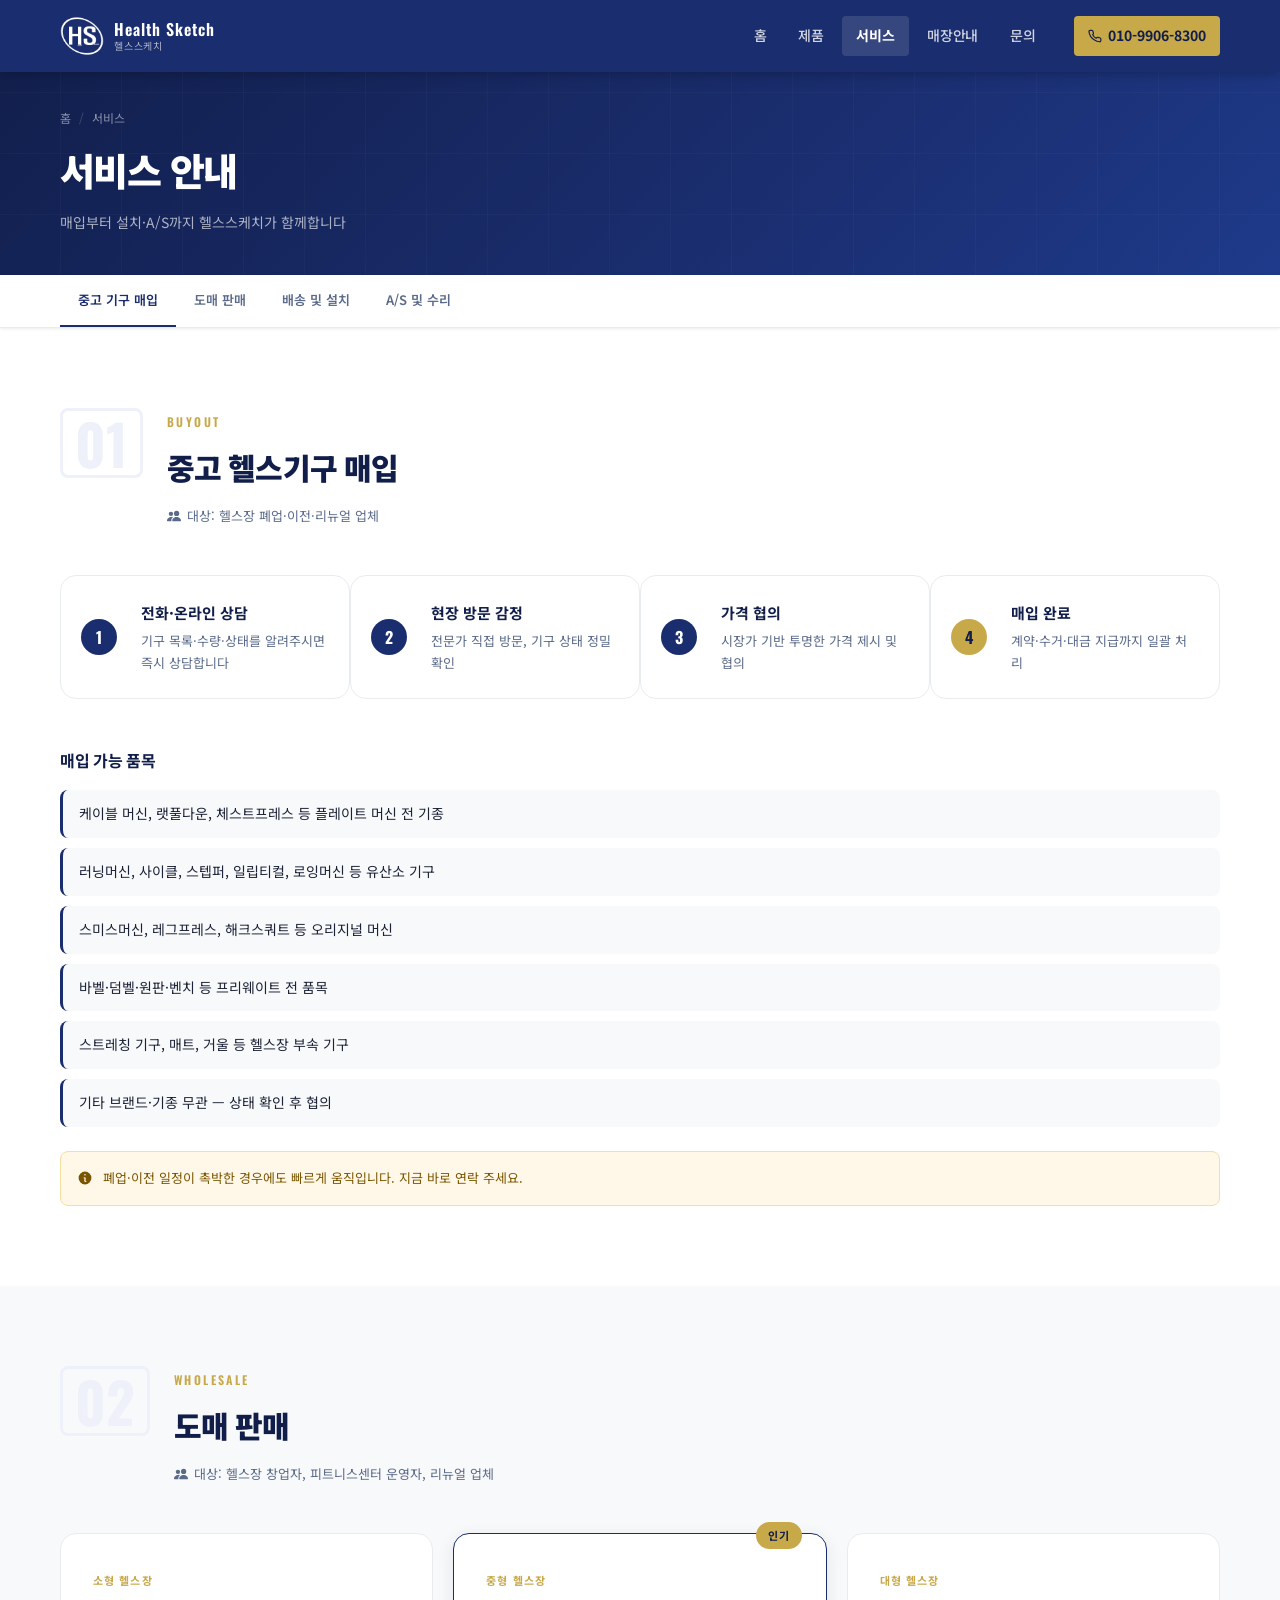
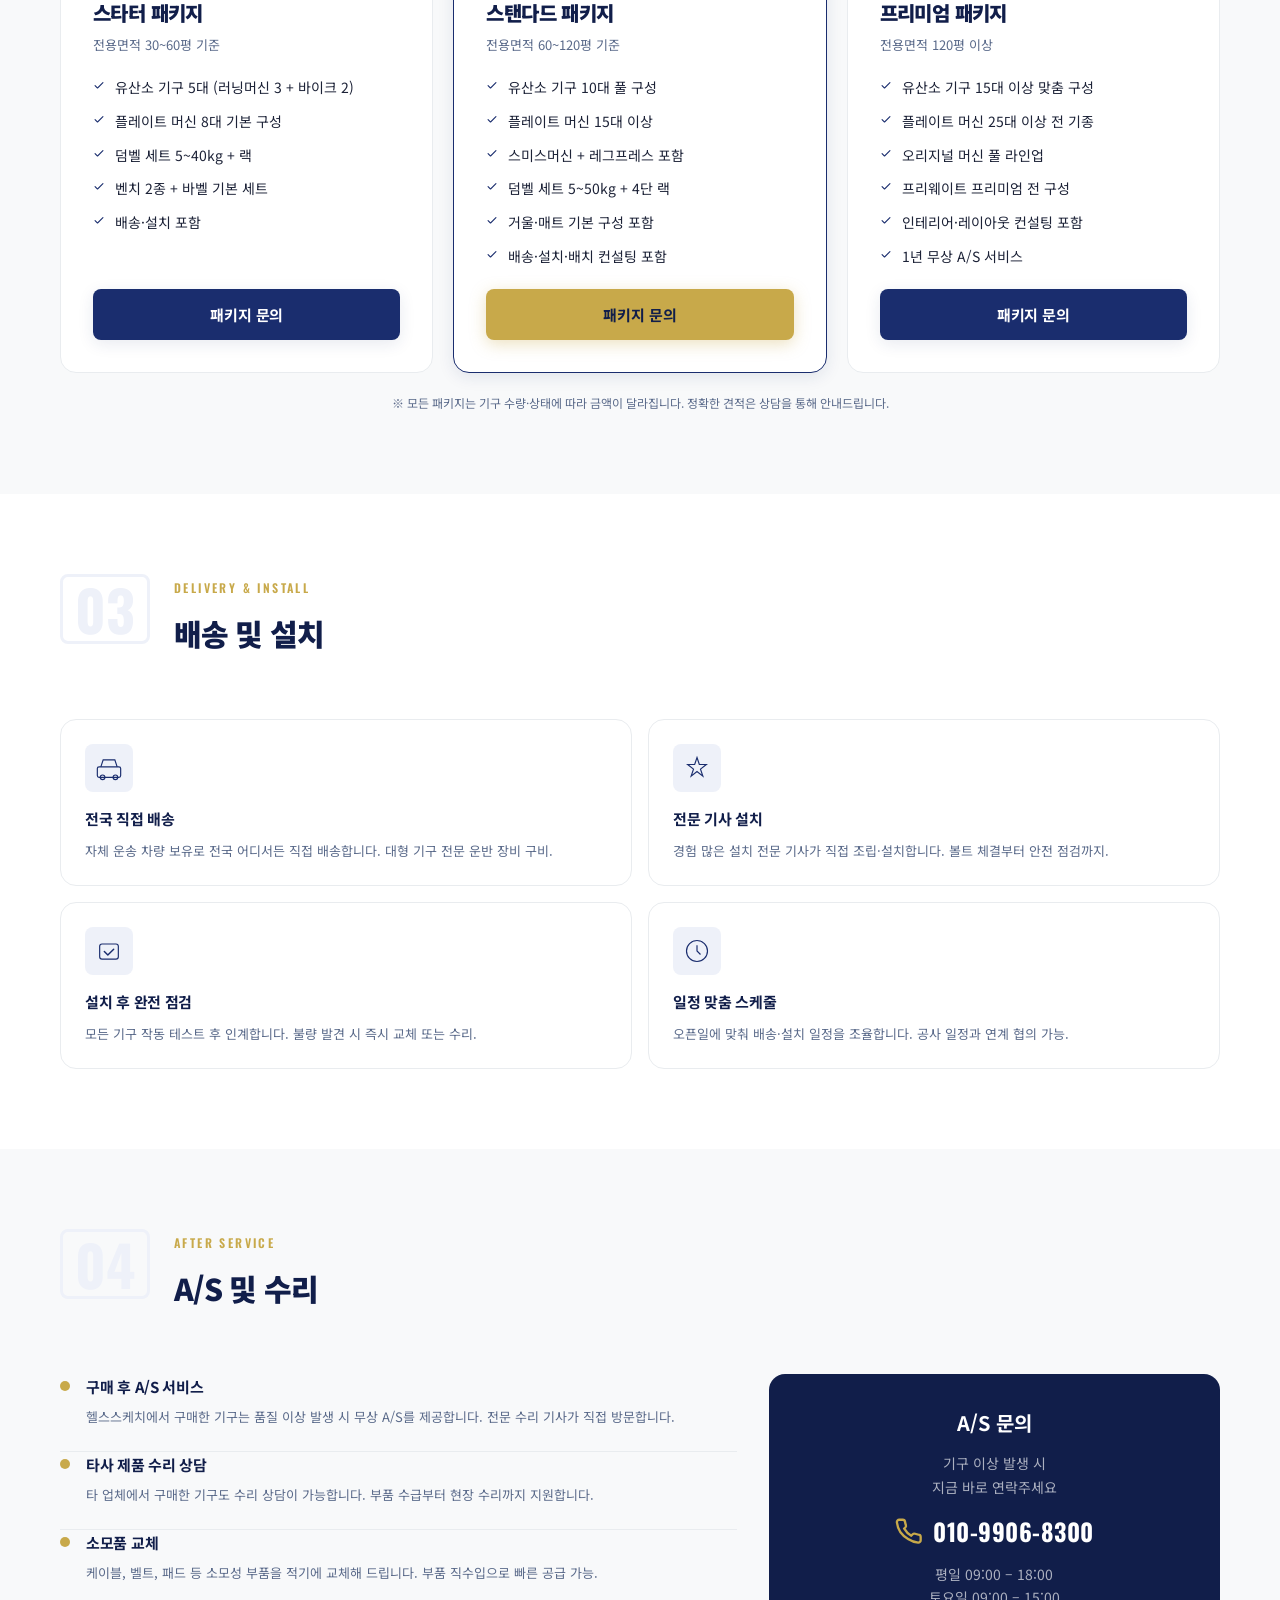
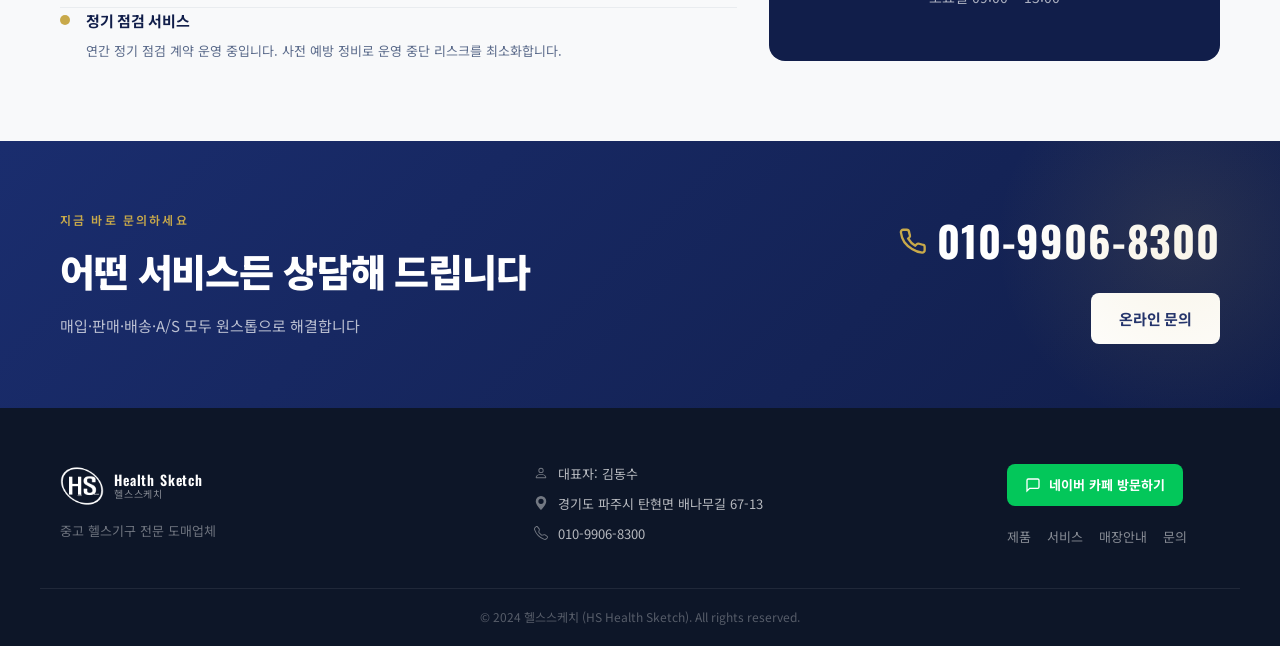
<file: services.html>
<!DOCTYPE html>
<html lang="ko">
<head>
  <meta charset="UTF-8" />
  <meta name="viewport" content="width=device-width, initial-scale=1.0" />
  <meta name="description" content="헬스스케치 서비스 - 헬스장 폐업·이전 기구 일괄 매입, 창업·리뉴얼 도매 패키지, 전국 배송·설치, A/S 수리." />
  <meta name="keywords" content="헬스기구매입,헬스장폐업매입,헬스장창업패키지,헬스기구설치,헬스기구AS,중고헬스기구도매,헬스장리뉴얼" />
  <meta name="robots" content="index, follow" />
  <meta property="og:type" content="website" />
  <meta property="og:title" content="서비스 안내 | 헬스스케치" />
  <meta property="og:description" content="헬스기구 매입·도매판매·배송설치·A/S. 헬스장 폐업부터 창업까지 원스톱 서비스." />
  <meta property="og:url" content="https://vertaubusiness-svg.github.io/healthsketch/services.html" />
  <meta property="og:site_name" content="헬스스케치" />
  <meta property="og:locale" content="ko_KR" />
  <link rel="canonical" href="https://vertaubusiness-svg.github.io/healthsketch/services.html" />
  <title>서비스 안내 | 헬스스케치</title>
  <link rel="dns-prefetch" href="https://fonts.googleapis.com" />
  <link rel="preconnect" href="https://fonts.googleapis.com" />
  <link rel="preconnect" href="https://fonts.gstatic.com" crossorigin />
  <link href="https://fonts.googleapis.com/css2?family=Noto+Sans+KR:wght@400;500;700;900&family=Oswald:wght@400;600;700&display=swap" rel="stylesheet" />
  <link rel="stylesheet" href="css/style.css" />
</head>
<body>

  <!-- ===== HEADER ===== -->
  <header class="site-header" id="site-header">
    <div class="container header-inner">
      <a href="index.html" class="logo" aria-label="헬스스케치 홈">
        <img src="images/logo-transparent-white.png" alt="헬스스케치 로고" class="logo-img">
        <span class="logo-text">
          <span class="logo-main">Health Sketch</span>
          <span class="logo-sub">헬스스케치</span>
        </span>
      </a>
      <nav class="site-nav" id="site-nav" role="navigation" aria-label="주 메뉴">
        <ul class="nav-list">
          <li><a href="index.html" class="nav-link">홈</a></li>
          <li><a href="products.html" class="nav-link">제품</a></li>
          <li><a href="services.html" class="nav-link active">서비스</a></li>
          <li><a href="location.html" class="nav-link">매장안내</a></li>
          <li><a href="contact.html" class="nav-link">문의</a></li>
        </ul>
      </nav>
      <a href="tel:01099068300" class="header-phone" aria-label="전화문의">
        <svg class="phone-icon" viewBox="0 0 24 24" fill="none" stroke="currentColor" stroke-width="2" aria-hidden="true">
          <path d="M22 16.92v3a2 2 0 0 1-2.18 2 19.79 19.79 0 0 1-8.63-3.07A19.5 19.5 0 0 1 4.69 13.1 19.79 19.79 0 0 1 1.61 4.53 2 2 0 0 1 3.6 2.34h3a2 2 0 0 1 2 1.72c.127.96.361 1.903.7 2.81a2 2 0 0 1-.45 2.11L7.91 9.91a16 16 0 0 0 6.08 6.08l1.17-1.17a2 2 0 0 1 2.11-.45c.907.339 1.85.573 2.81.7A2 2 0 0 1 22 16.92z"/>
        </svg>
        <span>010-9906-8300</span>
      </a>
      <button class="hamburger" id="hamburger" aria-label="메뉴 열기" aria-expanded="false" aria-controls="site-nav">
        <span class="bar"></span>
        <span class="bar"></span>
        <span class="bar"></span>
      </button>
    </div>
  </header>
  <div class="nav-overlay" id="nav-overlay"></div>

  <main>

    <!-- ===== PAGE HERO ===== -->
    <section class="page-hero">
      <div class="page-hero-bg"></div>
      <div class="container page-hero-content">
        <p class="page-hero-breadcrumb"><a href="index.html">홈</a> <span>/</span> 서비스</p>
        <h1 class="page-hero-title">서비스 안내</h1>
        <p class="page-hero-desc">매입부터 설치·A/S까지 헬스스케치가 함께합니다</p>
      </div>
    </section>

    <!-- ===== SERVICE NAV ===== -->
    <div class="service-nav-bar">
      <div class="container">
        <ul class="service-nav-list">
          <li><a href="#buyout" class="service-nav-link">중고 기구 매입</a></li>
          <li><a href="#wholesale" class="service-nav-link">도매 판매</a></li>
          <li><a href="#delivery" class="service-nav-link">배송 및 설치</a></li>
          <li><a href="#as" class="service-nav-link">A/S 및 수리</a></li>
        </ul>
      </div>
    </div>

    <!-- ===== 01. 매입 ===== -->
    <section class="section svc-section" id="buyout">
      <div class="container">
        <div class="svc-section-header">
          <span class="svc-num">01</span>
          <div>
            <p class="section-label">BUYOUT</p>
            <h2 class="section-title" style="text-align:left;">중고 헬스기구 매입</h2>
            <p class="svc-target">
              <svg viewBox="0 0 16 16" fill="currentColor" aria-hidden="true" width="14" height="14"><path d="M7 14s-1 0-1-1 1-4 5-4 5 3 5 4-1 1-1 1H7zm4-6a3 3 0 1 0 0-6 3 3 0 0 0 0 6z"/><path fill-rule="evenodd" d="M5.216 14A2.238 2.238 0 0 1 5 13c0-1.355.68-2.75 1.936-3.72A6.325 6.325 0 0 0 5 9c-4 0-5 3-5 4s1 1 1 1h4.216z"/><path d="M4.5 8a2.5 2.5 0 1 0 0-5 2.5 2.5 0 0 0 0 5z"/></svg>
              대상: 헬스장 폐업·이전·리뉴얼 업체
            </p>
          </div>
        </div>

        <!-- 프로세스 스텝 -->
        <div class="process-steps">
          <div class="process-step">
            <div class="step-circle">1</div>
            <div class="step-line" aria-hidden="true"></div>
            <h4>전화·온라인 상담</h4>
            <p>기구 목록·수량·상태를 알려주시면 즉시 상담합니다</p>
          </div>
          <div class="process-step">
            <div class="step-circle">2</div>
            <div class="step-line" aria-hidden="true"></div>
            <h4>현장 방문 감정</h4>
            <p>전문가 직접 방문, 기구 상태 정밀 확인</p>
          </div>
          <div class="process-step">
            <div class="step-circle">3</div>
            <div class="step-line" aria-hidden="true"></div>
            <h4>가격 협의</h4>
            <p>시장가 기반 투명한 가격 제시 및 협의</p>
          </div>
          <div class="process-step">
            <div class="step-circle last">4</div>
            <h4>매입 완료</h4>
            <p>계약·수거·대금 지급까지 일괄 처리</p>
          </div>
        </div>

        <!-- 매입 품목 -->
        <div class="buyout-items">
          <h3 class="sub-section-title">매입 가능 품목</h3>
          <ul class="item-list">
            <li>케이블 머신, 랫풀다운, 체스트프레스 등 플레이트 머신 전 기종</li>
            <li>러닝머신, 사이클, 스텝퍼, 일립티컬, 로잉머신 등 유산소 기구</li>
            <li>스미스머신, 레그프레스, 해크스쿼트 등 오리지널 머신</li>
            <li>바벨·덤벨·원판·벤치 등 프리웨이트 전 품목</li>
            <li>스트레칭 기구, 매트, 거울 등 헬스장 부속 기구</li>
            <li>기타 브랜드·기종 무관 — 상태 확인 후 협의</li>
          </ul>
          <div class="buyout-note">
            <svg viewBox="0 0 20 20" fill="currentColor" aria-hidden="true" width="16" height="16"><path fill-rule="evenodd" d="M18 10a8 8 0 1 1-16 0 8 8 0 0 1 16 0zm-7-4a1 1 0 1 1-2 0 1 1 0 0 1 2 0zM9 9a.75.75 0 0 0 0 1.5h.253a.25.25 0 0 1 .244.304l-.459 2.066A1.75 1.75 0 0 0 10.747 15H11a.75.75 0 0 0 0-1.5h-.253a.25.25 0 0 1-.244-.304l.459-2.066A1.75 1.75 0 0 0 9.253 9H9z" clip-rule="evenodd"/></svg>
            폐업·이전 일정이 촉박한 경우에도 빠르게 움직입니다. 지금 바로 연락 주세요.
          </div>
        </div>
      </div>
    </section>

    <!-- ===== 02. 도매 판매 ===== -->
    <section class="section svc-section svc-section--alt" id="wholesale">
      <div class="container">
        <div class="svc-section-header">
          <span class="svc-num">02</span>
          <div>
            <p class="section-label">WHOLESALE</p>
            <h2 class="section-title" style="text-align:left;">도매 판매</h2>
            <p class="svc-target">
              <svg viewBox="0 0 16 16" fill="currentColor" aria-hidden="true" width="14" height="14"><path d="M7 14s-1 0-1-1 1-4 5-4 5 3 5 4-1 1-1 1H7zm4-6a3 3 0 1 0 0-6 3 3 0 0 0 0 6z"/><path fill-rule="evenodd" d="M5.216 14A2.238 2.238 0 0 1 5 13c0-1.355.68-2.75 1.936-3.72A6.325 6.325 0 0 0 5 9c-4 0-5 3-5 4s1 1 1 1h4.216z"/><path d="M4.5 8a2.5 2.5 0 1 0 0-5 2.5 2.5 0 0 0 0 5z"/></svg>
              대상: 헬스장 창업자, 피트니스센터 운영자, 리뉴얼 업체
            </p>
          </div>
        </div>

        <!-- 패키지 3종 -->
        <div class="package-grid">

          <div class="package-card">
            <div class="package-header">
              <span class="package-tag">소형 헬스장</span>
              <h3>스타터 패키지</h3>
              <p class="package-area">전용면적 30~60평 기준</p>
            </div>
            <ul class="package-list">
              <li><svg viewBox="0 0 16 16" fill="currentColor" width="12" height="12"><path d="M13.78 4.22a.75.75 0 0 1 0 1.06l-7.25 7.25a.75.75 0 0 1-1.06 0L2.22 9.28a.75.75 0 0 1 1.06-1.06L6 10.94l6.72-6.72a.75.75 0 0 1 1.06 0z"/></svg> 유산소 기구 5대 (러닝머신 3 + 바이크 2)</li>
              <li><svg viewBox="0 0 16 16" fill="currentColor" width="12" height="12"><path d="M13.78 4.22a.75.75 0 0 1 0 1.06l-7.25 7.25a.75.75 0 0 1-1.06 0L2.22 9.28a.75.75 0 0 1 1.06-1.06L6 10.94l6.72-6.72a.75.75 0 0 1 1.06 0z"/></svg> 플레이트 머신 8대 기본 구성</li>
              <li><svg viewBox="0 0 16 16" fill="currentColor" width="12" height="12"><path d="M13.78 4.22a.75.75 0 0 1 0 1.06l-7.25 7.25a.75.75 0 0 1-1.06 0L2.22 9.28a.75.75 0 0 1 1.06-1.06L6 10.94l6.72-6.72a.75.75 0 0 1 1.06 0z"/></svg> 덤벨 세트 5~40kg + 랙</li>
              <li><svg viewBox="0 0 16 16" fill="currentColor" width="12" height="12"><path d="M13.78 4.22a.75.75 0 0 1 0 1.06l-7.25 7.25a.75.75 0 0 1-1.06 0L2.22 9.28a.75.75 0 0 1 1.06-1.06L6 10.94l6.72-6.72a.75.75 0 0 1 1.06 0z"/></svg> 벤치 2종 + 바벨 기본 세트</li>
              <li><svg viewBox="0 0 16 16" fill="currentColor" width="12" height="12"><path d="M13.78 4.22a.75.75 0 0 1 0 1.06l-7.25 7.25a.75.75 0 0 1-1.06 0L2.22 9.28a.75.75 0 0 1 1.06-1.06L6 10.94l6.72-6.72a.75.75 0 0 1 1.06 0z"/></svg> 배송·설치 포함</li>
            </ul>
            <a href="contact.html?type=wholesale" class="btn btn-secondary">패키지 문의</a>
          </div>

          <div class="package-card package-card--featured">
            <div class="package-popular-badge">인기</div>
            <div class="package-header">
              <span class="package-tag">중형 헬스장</span>
              <h3>스탠다드 패키지</h3>
              <p class="package-area">전용면적 60~120평 기준</p>
            </div>
            <ul class="package-list">
              <li><svg viewBox="0 0 16 16" fill="currentColor" width="12" height="12"><path d="M13.78 4.22a.75.75 0 0 1 0 1.06l-7.25 7.25a.75.75 0 0 1-1.06 0L2.22 9.28a.75.75 0 0 1 1.06-1.06L6 10.94l6.72-6.72a.75.75 0 0 1 1.06 0z"/></svg> 유산소 기구 10대 풀 구성</li>
              <li><svg viewBox="0 0 16 16" fill="currentColor" width="12" height="12"><path d="M13.78 4.22a.75.75 0 0 1 0 1.06l-7.25 7.25a.75.75 0 0 1-1.06 0L2.22 9.28a.75.75 0 0 1 1.06-1.06L6 10.94l6.72-6.72a.75.75 0 0 1 1.06 0z"/></svg> 플레이트 머신 15대 이상</li>
              <li><svg viewBox="0 0 16 16" fill="currentColor" width="12" height="12"><path d="M13.78 4.22a.75.75 0 0 1 0 1.06l-7.25 7.25a.75.75 0 0 1-1.06 0L2.22 9.28a.75.75 0 0 1 1.06-1.06L6 10.94l6.72-6.72a.75.75 0 0 1 1.06 0z"/></svg> 스미스머신 + 레그프레스 포함</li>
              <li><svg viewBox="0 0 16 16" fill="currentColor" width="12" height="12"><path d="M13.78 4.22a.75.75 0 0 1 0 1.06l-7.25 7.25a.75.75 0 0 1-1.06 0L2.22 9.28a.75.75 0 0 1 1.06-1.06L6 10.94l6.72-6.72a.75.75 0 0 1 1.06 0z"/></svg> 덤벨 세트 5~50kg + 4단 랙</li>
              <li><svg viewBox="0 0 16 16" fill="currentColor" width="12" height="12"><path d="M13.78 4.22a.75.75 0 0 1 0 1.06l-7.25 7.25a.75.75 0 0 1-1.06 0L2.22 9.28a.75.75 0 0 1 1.06-1.06L6 10.94l6.72-6.72a.75.75 0 0 1 1.06 0z"/></svg> 거울·매트 기본 구성 포함</li>
              <li><svg viewBox="0 0 16 16" fill="currentColor" width="12" height="12"><path d="M13.78 4.22a.75.75 0 0 1 0 1.06l-7.25 7.25a.75.75 0 0 1-1.06 0L2.22 9.28a.75.75 0 0 1 1.06-1.06L6 10.94l6.72-6.72a.75.75 0 0 1 1.06 0z"/></svg> 배송·설치·배치 컨설팅 포함</li>
            </ul>
            <a href="contact.html?type=wholesale" class="btn btn-primary">패키지 문의</a>
          </div>

          <div class="package-card">
            <div class="package-header">
              <span class="package-tag">대형 헬스장</span>
              <h3>프리미엄 패키지</h3>
              <p class="package-area">전용면적 120평 이상</p>
            </div>
            <ul class="package-list">
              <li><svg viewBox="0 0 16 16" fill="currentColor" width="12" height="12"><path d="M13.78 4.22a.75.75 0 0 1 0 1.06l-7.25 7.25a.75.75 0 0 1-1.06 0L2.22 9.28a.75.75 0 0 1 1.06-1.06L6 10.94l6.72-6.72a.75.75 0 0 1 1.06 0z"/></svg> 유산소 기구 15대 이상 맞춤 구성</li>
              <li><svg viewBox="0 0 16 16" fill="currentColor" width="12" height="12"><path d="M13.78 4.22a.75.75 0 0 1 0 1.06l-7.25 7.25a.75.75 0 0 1-1.06 0L2.22 9.28a.75.75 0 0 1 1.06-1.06L6 10.94l6.72-6.72a.75.75 0 0 1 1.06 0z"/></svg> 플레이트 머신 25대 이상 전 기종</li>
              <li><svg viewBox="0 0 16 16" fill="currentColor" width="12" height="12"><path d="M13.78 4.22a.75.75 0 0 1 0 1.06l-7.25 7.25a.75.75 0 0 1-1.06 0L2.22 9.28a.75.75 0 0 1 1.06-1.06L6 10.94l6.72-6.72a.75.75 0 0 1 1.06 0z"/></svg> 오리지널 머신 풀 라인업</li>
              <li><svg viewBox="0 0 16 16" fill="currentColor" width="12" height="12"><path d="M13.78 4.22a.75.75 0 0 1 0 1.06l-7.25 7.25a.75.75 0 0 1-1.06 0L2.22 9.28a.75.75 0 0 1 1.06-1.06L6 10.94l6.72-6.72a.75.75 0 0 1 1.06 0z"/></svg> 프리웨이트 프리미엄 전 구성</li>
              <li><svg viewBox="0 0 16 16" fill="currentColor" width="12" height="12"><path d="M13.78 4.22a.75.75 0 0 1 0 1.06l-7.25 7.25a.75.75 0 0 1-1.06 0L2.22 9.28a.75.75 0 0 1 1.06-1.06L6 10.94l6.72-6.72a.75.75 0 0 1 1.06 0z"/></svg> 인테리어·레이아웃 컨설팅 포함</li>
              <li><svg viewBox="0 0 16 16" fill="currentColor" width="12" height="12"><path d="M13.78 4.22a.75.75 0 0 1 0 1.06l-7.25 7.25a.75.75 0 0 1-1.06 0L2.22 9.28a.75.75 0 0 1 1.06-1.06L6 10.94l6.72-6.72a.75.75 0 0 1 1.06 0z"/></svg> 1년 무상 A/S 서비스</li>
            </ul>
            <a href="contact.html?type=wholesale" class="btn btn-secondary">패키지 문의</a>
          </div>

        </div>
        <p class="package-note">※ 모든 패키지는 기구 수량·상태에 따라 금액이 달라집니다. 정확한 견적은 상담을 통해 안내드립니다.</p>
      </div>
    </section>

    <!-- ===== 03. 배송·설치 ===== -->
    <section class="section svc-section" id="delivery">
      <div class="container">
        <div class="svc-section-header">
          <span class="svc-num">03</span>
          <div>
            <p class="section-label">DELIVERY & INSTALL</p>
            <h2 class="section-title" style="text-align:left;">배송 및 설치</h2>
          </div>
        </div>
        <div class="delivery-grid">
          <div class="delivery-card">
            <div class="delivery-icon" aria-hidden="true">
              <svg viewBox="0 0 48 48" fill="none" stroke="currentColor" stroke-width="2">
                <rect x="4" y="22" width="40" height="18" rx="3"/>
                <path d="M10 22 L14 10 H34 L38 22"/>
                <circle cx="13" cy="40" r="4"/>
                <circle cx="35" cy="40" r="4"/>
              </svg>
            </div>
            <h3>전국 직접 배송</h3>
            <p>자체 운송 차량 보유로 전국 어디서든 직접 배송합니다. 대형 기구 전문 운반 장비 구비.</p>
          </div>
          <div class="delivery-card">
            <div class="delivery-icon" aria-hidden="true">
              <svg viewBox="0 0 48 48" fill="none" stroke="currentColor" stroke-width="2">
                <path d="M24 6 L28 18 H40 L30 26 L34 38 L24 30 L14 38 L18 26 L8 18 H20 Z"/>
              </svg>
            </div>
            <h3>전문 기사 설치</h3>
            <p>경험 많은 설치 전문 기사가 직접 조립·설치합니다. 볼트 체결부터 안전 점검까지.</p>
          </div>
          <div class="delivery-card">
            <div class="delivery-icon" aria-hidden="true">
              <svg viewBox="0 0 48 48" fill="none" stroke="currentColor" stroke-width="2">
                <rect x="8" y="12" width="32" height="26" rx="4"/>
                <path d="M16 25 l6 6 l10-10" stroke-linecap="round" stroke-linejoin="round" stroke-width="2.5"/>
              </svg>
            </div>
            <h3>설치 후 완전 점검</h3>
            <p>모든 기구 작동 테스트 후 인계합니다. 불량 발견 시 즉시 교체 또는 수리.</p>
          </div>
          <div class="delivery-card">
            <div class="delivery-icon" aria-hidden="true">
              <svg viewBox="0 0 48 48" fill="none" stroke="currentColor" stroke-width="2">
                <circle cx="24" cy="24" r="18"/>
                <path d="M24 14 v10 l6 6"/>
              </svg>
            </div>
            <h3>일정 맞춤 스케줄</h3>
            <p>오픈일에 맞춰 배송·설치 일정을 조율합니다. 공사 일정과 연계 협의 가능.</p>
          </div>
        </div>
      </div>
    </section>

    <!-- ===== 04. A/S ===== -->
    <section class="section svc-section svc-section--alt" id="as">
      <div class="container">
        <div class="svc-section-header">
          <span class="svc-num">04</span>
          <div>
            <p class="section-label">AFTER SERVICE</p>
            <h2 class="section-title" style="text-align:left;">A/S 및 수리</h2>
          </div>
        </div>
        <div class="as-layout">
          <div class="as-content">
            <div class="as-item">
              <div class="as-dot"></div>
              <div>
                <h4>구매 후 A/S 서비스</h4>
                <p>헬스스케치에서 구매한 기구는 품질 이상 발생 시 무상 A/S를 제공합니다. 전문 수리 기사가 직접 방문합니다.</p>
              </div>
            </div>
            <div class="as-item">
              <div class="as-dot"></div>
              <div>
                <h4>타사 제품 수리 상담</h4>
                <p>타 업체에서 구매한 기구도 수리 상담이 가능합니다. 부품 수급부터 현장 수리까지 지원합니다.</p>
              </div>
            </div>
            <div class="as-item">
              <div class="as-dot"></div>
              <div>
                <h4>소모품 교체</h4>
                <p>케이블, 벨트, 패드 등 소모성 부품을 적기에 교체해 드립니다. 부품 직수입으로 빠른 공급 가능.</p>
              </div>
            </div>
            <div class="as-item">
              <div class="as-dot"></div>
              <div>
                <h4>정기 점검 서비스</h4>
                <p>연간 정기 점검 계약 운영 중입니다. 사전 예방 정비로 운영 중단 리스크를 최소화합니다.</p>
              </div>
            </div>
          </div>
          <div class="as-cta-card">
            <h3>A/S 문의</h3>
            <p>기구 이상 발생 시<br />지금 바로 연락주세요</p>
            <a href="tel:01099068300" class="cta-phone" style="font-size:24px;">
              <svg viewBox="0 0 24 24" fill="none" stroke="currentColor" stroke-width="2" width="22" height="22" aria-hidden="true">
                <path d="M22 16.92v3a2 2 0 0 1-2.18 2 19.79 19.79 0 0 1-8.63-3.07A19.5 19.5 0 0 1 4.69 13.1 19.79 19.79 0 0 1 1.61 4.53 2 2 0 0 1 3.6 2.34h3a2 2 0 0 1 2 1.72c.127.96.361 1.903.7 2.81a2 2 0 0 1-.45 2.11L7.91 9.91a16 16 0 0 0 6.08 6.08l1.17-1.17a2 2 0 0 1 2.11-.45c.907.339 1.85.573 2.81.7A2 2 0 0 1 22 16.92z"/>
              </svg>
              010-9906-8300
            </a>
            <p class="as-hours">평일 09:00 – 18:00<br />토요일 09:00 – 15:00</p>
          </div>
        </div>
      </div>
    </section>

    <!-- ===== CTA ===== -->
    <section class="cta-banner">
      <div class="container cta-inner">
        <div class="cta-text">
          <p class="cta-label">지금 바로 문의하세요</p>
          <h2 class="cta-title">어떤 서비스든 상담해 드립니다</h2>
          <p class="cta-desc">매입·판매·배송·A/S 모두 원스톱으로 해결합니다</p>
        </div>
        <div class="cta-contact">
          <a href="tel:01099068300" class="cta-phone">
            <svg viewBox="0 0 24 24" fill="none" stroke="currentColor" stroke-width="2" aria-hidden="true">
              <path d="M22 16.92v3a2 2 0 0 1-2.18 2 19.79 19.79 0 0 1-8.63-3.07A19.5 19.5 0 0 1 4.69 13.1 19.79 19.79 0 0 1 1.61 4.53 2 2 0 0 1 3.6 2.34h3a2 2 0 0 1 2 1.72c.127.96.361 1.903.7 2.81a2 2 0 0 1-.45 2.11L7.91 9.91a16 16 0 0 0 6.08 6.08l1.17-1.17a2 2 0 0 1 2.11-.45c.907.339 1.85.573 2.81.7A2 2 0 0 1 22 16.92z"/>
            </svg>
            010-9906-8300
          </a>
          <a href="contact.html" class="btn btn-white">온라인 문의</a>
        </div>
      </div>
    </section>

  </main>

  <!-- ===== FOOTER ===== -->
  <footer class="site-footer">
    <div class="container footer-inner">
      <div class="footer-brand">
        <a href="index.html" class="footer-logo" aria-label="헬스스케치 홈">
          <img src="images/logo-transparent-white.png" alt="헬스스케치 로고" class="footer-logo-img">
          <span class="footer-logo-text">
            <span>Health Sketch</span>
            <span>헬스스케치</span>
          </span>
        </a>
        <p class="footer-tagline">중고 헬스기구 전문 도매업체</p>
      </div>
      <div class="footer-info">
        <ul class="footer-details">
          <li>
            <svg viewBox="0 0 16 16" fill="currentColor" aria-hidden="true"><path d="M8 8a3 3 0 1 0 0-6 3 3 0 0 0 0 6zm2-3a2 2 0 1 1-4 0 2 2 0 0 1 4 0zm4 8c0 1-1 1-1 1H3s-1 0-1-1 1-4 6-4 6 3 6 4zm-1-.004c-.001-.246-.154-.986-.832-1.664C11.516 10.68 10.289 10 8 10c-2.29 0-3.516.68-4.168 1.332-.678.678-.83 1.418-.832 1.664h10z"/></svg>
            <span>대표자: 김동수</span>
          </li>
          <li>
            <svg viewBox="0 0 16 16" fill="currentColor" aria-hidden="true"><path d="M8 16s6-5.686 6-10A6 6 0 0 0 2 6c0 4.314 6 10 6 10zm0-7a3 3 0 1 1 0-6 3 3 0 0 1 0 6z"/></svg>
            <span>경기도 파주시 탄현면 배나무길 67-13</span>
          </li>
          <li>
            <svg viewBox="0 0 16 16" fill="currentColor" aria-hidden="true"><path d="M3.654 1.328a.678.678 0 0 0-1.015-.063L1.605 2.3c-.483.484-.661 1.169-.45 1.77a17.568 17.568 0 0 0 4.168 6.608 17.569 17.569 0 0 0 6.608 4.168c.601.211 1.286.033 1.77-.45l1.034-1.034a.678.678 0 0 0-.063-1.015l-2.307-1.794a.678.678 0 0 0-.58-.122l-2.19.547a1.745 1.745 0 0 1-1.657-.459L5.482 8.062a1.745 1.745 0 0 1-.46-1.657l.548-2.19a.678.678 0 0 0-.122-.58L3.654 1.328zM1.884.511a1.745 1.745 0 0 1 2.612.163L6.29 2.98c.329.423.445.974.315 1.494l-.547 2.19a.678.678 0 0 0 .178.643l2.457 2.457a.678.678 0 0 0 .644.178l2.189-.547a1.745 1.745 0 0 1 1.494.315l2.306 1.794c.829.645.905 1.87.163 2.611l-1.034 1.034c-.74.74-1.846 1.065-2.877.702a18.634 18.634 0 0 1-7.01-4.42 18.634 18.634 0 0 1-4.42-7.009c-.362-1.03-.037-2.137.703-2.877L1.885.511z"/></svg>
            <span><a href="tel:01099068300">010-9906-8300</a></span>
          </li>
        </ul>
      </div>
      <div class="footer-links">
        <a href="http://cafe.naver.com/healthsketch" class="footer-cafe" target="_blank" rel="noopener noreferrer">
          <svg viewBox="0 0 24 24" fill="none" stroke="currentColor" stroke-width="2" aria-hidden="true">
            <path d="M21 15a2 2 0 0 1-2 2H7l-4 4V5a2 2 0 0 1 2-2h14a2 2 0 0 1 2 2z"/>
          </svg>
          네이버 카페 방문하기
        </a>
        <nav class="footer-nav" aria-label="푸터 메뉴">
          <a href="products.html">제품</a>
          <a href="services.html">서비스</a>
          <a href="location.html">매장안내</a>
          <a href="contact.html">문의</a>
        </nav>
      </div>
    </div>
    <div class="footer-bottom">
      <div class="container">
        <p>&copy; 2024 헬스스케치 (HS Health Sketch). All rights reserved.</p>
      </div>
    </div>
  </footer>

  <script src="js/main.js"></script>
</body>
</html>
</file>
<file: css/style.css>
/* ============================================================
   HEALTH SKETCH — style.css
   Mobile-first / Navy Blue #1a2d6e + White
   ============================================================ */

/* ---------- CSS Custom Properties ---------- */
:root {
  --navy:        #1a2d6e;
  --navy-dark:   #111e4a;
  --navy-light:  #243a8a;
  --navy-faint:  #eef1f9;
  --accent:      #c8a94a;   /* 골드 포인트 */
  --accent-dark: #a8882e;
  --white:       #ffffff;
  --gray-50:     #f8f9fa;
  --gray-100:    #f1f3f5;
  --gray-200:    #e9ecef;
  --gray-400:    #adb5bd;
  --gray-600:    #6c757d;
  --gray-800:    #343a40;
  --gray-900:    #212529;
  --text:        #1c2237;
  --text-muted:  #5a6a8a;

  --radius-sm:   4px;
  --radius:      8px;
  --radius-lg:   16px;
  --radius-xl:   24px;

  --shadow-sm:   0 1px 3px rgba(0,0,0,.08);
  --shadow:      0 4px 16px rgba(26,45,110,.10);
  --shadow-lg:   0 8px 32px rgba(26,45,110,.16);

  --header-h:    68px;
  --transition:  .22s ease;

  --font-kr:     'Noto Sans KR', 'Apple SD Gothic Neo', sans-serif;
  --font-en:     'Oswald', sans-serif;
}

/* ---------- Reset & Base ---------- */
*, *::before, *::after { box-sizing: border-box; margin: 0; padding: 0; }
html { scroll-behavior: smooth; -webkit-text-size-adjust: 100%; }
body {
  font-family: var(--font-kr);
  font-size: 15px;
  line-height: 1.7;
  color: var(--text);
  background: var(--white);
  -webkit-font-smoothing: antialiased;
}
img, svg { display: block; max-width: 100%; }
a { color: inherit; text-decoration: none; }
ul { list-style: none; }
button { cursor: pointer; border: none; background: none; font-family: inherit; }

/* ---------- Container ---------- */
.container {
  width: 100%;
  max-width: 1200px;
  margin-inline: auto;
  padding-inline: 20px;
}

/* ---------- Buttons ---------- */
.btn {
  display: inline-flex;
  align-items: center;
  justify-content: center;
  gap: 6px;
  padding: 13px 28px;
  border-radius: var(--radius);
  font-family: var(--font-kr);
  font-size: 15px;
  font-weight: 700;
  letter-spacing: -.01em;
  transition: background var(--transition), color var(--transition),
              box-shadow var(--transition), transform var(--transition);
  white-space: nowrap;
}
.btn:hover { transform: translateY(-2px); }
.btn:active { transform: translateY(0); }

.btn-primary {
  background: var(--accent);
  color: var(--navy-dark);
  box-shadow: 0 4px 16px rgba(200,169,74,.35);
}
.btn-primary:hover {
  background: var(--accent-dark);
  box-shadow: 0 6px 20px rgba(200,169,74,.45);
}

.btn-outline {
  background: transparent;
  color: var(--white);
  border: 2px solid rgba(255,255,255,.6);
}
.btn-outline:hover {
  background: rgba(255,255,255,.1);
  border-color: var(--white);
}

.btn-secondary {
  background: var(--navy);
  color: var(--white);
  box-shadow: var(--shadow);
}
.btn-secondary:hover {
  background: var(--navy-dark);
  box-shadow: var(--shadow-lg);
}

.btn-white {
  background: var(--white);
  color: var(--navy);
  font-weight: 700;
}
.btn-white:hover {
  background: var(--navy-faint);
}

/* ============================================================
   HEADER
   ============================================================ */
.site-header {
  position: fixed;
  top: 0; left: 0; right: 0;
  z-index: 1000;
  height: var(--header-h);
  background: var(--navy);
  box-shadow: 0 2px 12px rgba(0,0,0,.25);
  transition: background var(--transition), box-shadow var(--transition);
}
.site-header.scrolled {
  background: var(--navy-dark);
  box-shadow: 0 4px 20px rgba(0,0,0,.3);
}

.header-inner {
  display: flex;
  align-items: center;
  height: 100%;
  gap: 24px;
}

/* Logo */
.logo {
  display: flex;
  align-items: center;
  gap: 10px;
  flex-shrink: 0;
  text-decoration: none;
}
/* 헤더 이미지 로고 */
.logo-img {
  height: 44px;
  width: auto;
  object-fit: contain;
}

/* 푸터 이미지 로고 */
.footer-logo-img {
  height: 44px;
  width: auto;
  object-fit: contain;
}

/* 푸터·폴백용 텍스트 로고 박스 — .footer-logo에서 계속 사용 */
.logo-hs {
  display: flex;
  align-items: center;
  justify-content: center;
  width: 44px;
  height: 44px;
  background: var(--accent);
  color: var(--navy-dark);
  font-family: var(--font-en);
  font-size: 18px;
  font-weight: 700;
  border-radius: var(--radius-sm);
  letter-spacing: .04em;
  flex-shrink: 0;
}
.logo-text {
  display: flex;
  flex-direction: column;
  line-height: 1.2;
}
.logo-main {
  font-family: var(--font-en);
  font-size: 16px;
  font-weight: 600;
  color: var(--white);
  letter-spacing: .06em;
}
.logo-sub {
  font-size: 10px;
  color: rgba(255,255,255,.65);
  letter-spacing: .08em;
}

/* Nav */
.site-nav { margin-left: auto; }
.nav-list {
  display: flex;
  gap: 4px;
}
.nav-link {
  display: block;
  padding: 8px 14px;
  font-size: 14px;
  font-weight: 500;
  color: rgba(255,255,255,.8);
  border-radius: var(--radius-sm);
  transition: background var(--transition), color var(--transition);
  letter-spacing: -.01em;
}
.nav-link:hover,
.nav-link.active {
  background: rgba(255,255,255,.12);
  color: var(--white);
}
.nav-link.active { font-weight: 700; }

/* Header phone */
.header-phone {
  display: flex;
  align-items: center;
  gap: 6px;
  flex-shrink: 0;
  padding: 8px 14px;
  background: var(--accent);
  color: var(--navy-dark);
  font-size: 14px;
  font-weight: 700;
  border-radius: var(--radius-sm);
  transition: background var(--transition);
  white-space: nowrap;
}
.header-phone:hover { background: var(--accent-dark); color: var(--white); }
.phone-icon { width: 14px; height: 14px; flex-shrink: 0; }

/* Hamburger */
.hamburger {
  display: none;
  flex-direction: column;
  gap: 5px;
  padding: 8px;
  margin-left: auto;
  flex-shrink: 0;
}
.bar {
  display: block;
  width: 22px;
  height: 2px;
  background: var(--white);
  border-radius: 2px;
  transition: transform var(--transition), opacity var(--transition);
}
.hamburger.is-open .bar:nth-child(1) { transform: translateY(7px) rotate(45deg); }
.hamburger.is-open .bar:nth-child(2) { opacity: 0; }
.hamburger.is-open .bar:nth-child(3) { transform: translateY(-7px) rotate(-45deg); }

/* Nav overlay */
.nav-overlay {
  display: none;
  position: fixed;
  inset: 0;
  z-index: 998;
  background: rgba(0,0,0,.5);
  opacity: 0;
  transition: opacity var(--transition);
}
.nav-overlay.is-visible { opacity: 1; }

/* ============================================================
   SECTIONS — common
   ============================================================ */
.section { padding: 80px 0; }

.section-header {
  text-align: center;
  margin-bottom: 48px;
}
.section-label {
  display: inline-block;
  font-family: var(--font-en);
  font-size: 12px;
  font-weight: 600;
  letter-spacing: .2em;
  color: var(--accent);
  margin-bottom: 10px;
}
.section-title {
  font-family: var(--font-kr);
  font-size: clamp(22px, 3vw, 30px);
  font-weight: 900;
  color: var(--navy-dark);
  margin-bottom: 12px;
  letter-spacing: -.03em;
}
.section-desc {
  font-size: 15px;
  color: var(--text-muted);
}
.section-cta { text-align: center; margin-top: 40px; }

/* ============================================================
   HERO
   ============================================================ */
.hero {
  position: relative;
  min-height: 100svh;
  display: flex;
  align-items: center;
  padding-top: var(--header-h);
  overflow: hidden;
}

.hero-bg {
  position: absolute;
  inset: 0;
  background:
    linear-gradient(135deg, var(--navy-dark) 0%, var(--navy) 50%, #1e3a8a 100%);
  z-index: 0;
}
.hero-bg::before {
  content: '';
  position: absolute;
  inset: 0;
  background-image:
    repeating-linear-gradient(
      0deg,
      transparent,
      transparent 60px,
      rgba(255,255,255,.025) 60px,
      rgba(255,255,255,.025) 61px
    ),
    repeating-linear-gradient(
      90deg,
      transparent,
      transparent 60px,
      rgba(255,255,255,.025) 60px,
      rgba(255,255,255,.025) 61px
    );
}
.hero-bg::after {
  content: '';
  position: absolute;
  bottom: -80px; right: -80px;
  width: 500px; height: 500px;
  border-radius: 50%;
  background: radial-gradient(circle, rgba(200,169,74,.18) 0%, transparent 70%);
  pointer-events: none;
}

.hero-content {
  position: relative;
  z-index: 1;
  padding-block: 80px;
  max-width: 680px;
}

.hero-eyebrow {
  display: inline-flex;
  align-items: center;
  gap: 10px;
  font-size: 12px;
  font-weight: 600;
  letter-spacing: .18em;
  color: var(--accent);
  text-transform: uppercase;
  margin-bottom: 20px;
}
.hero-eyebrow::before {
  content: '';
  display: block;
  width: 32px;
  height: 2px;
  background: var(--accent);
  flex-shrink: 0;
}

.hero-title {
  font-family: var(--font-kr);
  font-size: clamp(34px, 6vw, 62px);
  font-weight: 900;
  line-height: 1.18;
  color: var(--white);
  margin-bottom: 24px;
  letter-spacing: -.04em;
  word-break: keep-all;
}
.hero-title em {
  font-style: normal;
  color: var(--accent);
  position: relative;
}
.hero-title em::after {
  content: '';
  position: absolute;
  left: 0; bottom: 4px;
  width: 100%;
  height: 3px;
  background: var(--accent);
  opacity: .4;
}

.hero-desc {
  font-size: clamp(15px, 1.6vw, 18px);
  line-height: 1.75;
  color: rgba(255,255,255,.78);
  margin-bottom: 36px;
  word-break: keep-all;
}

.hero-cta {
  display: flex;
  flex-wrap: wrap;
  gap: 12px;
  margin-bottom: 32px;
}

.hero-badges {
  display: flex;
  flex-wrap: wrap;
  gap: 10px;
}
.badge {
  display: inline-flex;
  align-items: center;
  padding: 6px 14px;
  background: rgba(255,255,255,.1);
  border: 1px solid rgba(255,255,255,.2);
  border-radius: 999px;
  font-size: 13px;
  color: rgba(255,255,255,.85);
  backdrop-filter: blur(4px);
}

.hero-scroll-indicator {
  position: absolute;
  bottom: 32px;
  left: 50%;
  transform: translateX(-50%);
  z-index: 1;
}
.hero-scroll-indicator span {
  display: block;
  width: 20px;
  height: 32px;
  border: 2px solid rgba(255,255,255,.35);
  border-radius: 999px;
  position: relative;
}
.hero-scroll-indicator span::after {
  content: '';
  display: block;
  width: 4px;
  height: 8px;
  background: rgba(255,255,255,.6);
  border-radius: 999px;
  position: absolute;
  top: 5px;
  left: 50%;
  transform: translateX(-50%);
  animation: scrollDot 1.8s ease-in-out infinite;
}
@keyframes scrollDot {
  0%   { top: 5px; opacity: 1; }
  80%  { top: 14px; opacity: 0; }
  100% { top: 5px; opacity: 0; }
}

/* ============================================================
   CATEGORIES
   ============================================================ */
.categories { background: var(--gray-50); }

.category-grid {
  display: grid;
  grid-template-columns: 1fr;
  gap: 16px;
}

.category-card {
  display: flex;
  align-items: center;
  gap: 20px;
  padding: 24px;
  background: var(--white);
  border: 1.5px solid var(--gray-200);
  border-radius: var(--radius-lg);
  box-shadow: var(--shadow-sm);
  text-decoration: none;
  color: var(--text);
  transition: border-color var(--transition), box-shadow var(--transition),
              transform var(--transition);
  position: relative;
  overflow: hidden;
}
.category-card::before {
  content: '';
  position: absolute;
  left: 0; top: 0; bottom: 0;
  width: 3px;
  background: var(--navy);
  transform: scaleY(0);
  transform-origin: bottom;
  transition: transform var(--transition);
}
.category-card:hover {
  border-color: var(--navy);
  box-shadow: var(--shadow-lg);
  transform: translateY(-3px);
}
.category-card:hover::before { transform: scaleY(1); }

.category-icon {
  width: 56px;
  height: 56px;
  flex-shrink: 0;
  display: flex;
  align-items: center;
  justify-content: center;
  background: var(--navy-faint);
  border-radius: var(--radius);
  color: var(--navy);
  transition: background var(--transition);
}
.category-icon svg { width: 32px; height: 32px; }
.category-card:hover .category-icon { background: var(--navy); color: var(--white); }

.category-info { flex: 1; min-width: 0; }
.category-info h3 {
  font-size: 16px;
  font-weight: 700;
  color: var(--navy-dark);
  margin-bottom: 4px;
  letter-spacing: -.02em;
}
.category-info p {
  font-size: 13px;
  color: var(--text-muted);
  white-space: nowrap;
  overflow: hidden;
  text-overflow: ellipsis;
}

.category-arrow {
  font-size: 18px;
  color: var(--gray-400);
  flex-shrink: 0;
  transition: color var(--transition), transform var(--transition);
}
.category-card:hover .category-arrow {
  color: var(--navy);
  transform: translateX(4px);
}

/* ============================================================
   WHY
   ============================================================ */
.why {
  background: var(--navy-dark);
  position: relative;
  overflow: hidden;
}
.why::before {
  content: '';
  position: absolute;
  top: -150px; left: -150px;
  width: 500px; height: 500px;
  border-radius: 50%;
  background: radial-gradient(circle, rgba(200,169,74,.08) 0%, transparent 70%);
  pointer-events: none;
}
.why .section-label { color: var(--accent); }
.why .section-title { color: var(--white); }
.why .section-desc { color: rgba(255,255,255,.55); }

.why-grid {
  display: grid;
  grid-template-columns: 1fr;
  gap: 24px;
}

.why-card {
  position: relative;
  padding: 36px 32px 32px;
  background: rgba(255,255,255,.05);
  border: 1px solid rgba(255,255,255,.1);
  border-radius: var(--radius-lg);
  transition: background var(--transition), border-color var(--transition),
              transform var(--transition);
  overflow: hidden;
}
.why-card:hover {
  background: rgba(255,255,255,.09);
  border-color: rgba(200,169,74,.4);
  transform: translateY(-4px);
}

.why-number {
  position: absolute;
  top: 20px; right: 24px;
  font-family: var(--font-en);
  font-size: 48px;
  font-weight: 700;
  color: rgba(255,255,255,.06);
  line-height: 1;
  pointer-events: none;
  user-select: none;
}

.why-icon {
  width: 52px; height: 52px;
  color: var(--accent);
  margin-bottom: 20px;
}
.why-icon svg { width: 100%; height: 100%; }

.why-card h3 {
  font-size: 18px;
  font-weight: 700;
  color: var(--white);
  margin-bottom: 12px;
  letter-spacing: -.02em;
}
.why-card p {
  font-size: 14px;
  line-height: 1.75;
  color: rgba(255,255,255,.65);
  word-break: keep-all;
}

/* ============================================================
   SERVICES OVERVIEW
   ============================================================ */
.services-overview { background: var(--white); }

.services-grid {
  display: grid;
  grid-template-columns: repeat(2, 1fr);
  gap: 20px;
}

.service-item {
  display: flex;
  flex-direction: column;
  align-items: center;
  text-align: center;
  padding: 32px 20px;
  border: 1.5px solid var(--gray-200);
  border-radius: var(--radius-lg);
  background: var(--white);
  transition: border-color var(--transition), box-shadow var(--transition),
              transform var(--transition);
}
.service-item:hover {
  border-color: var(--navy);
  box-shadow: var(--shadow);
  transform: translateY(-4px);
}

.service-icon-wrap {
  width: 60px; height: 60px;
  display: flex;
  align-items: center;
  justify-content: center;
  background: var(--navy-faint);
  border-radius: 50%;
  color: var(--navy);
  margin-bottom: 16px;
  transition: background var(--transition), color var(--transition);
}
.service-icon-wrap svg { width: 28px; height: 28px; }
.service-item:hover .service-icon-wrap { background: var(--navy); color: var(--white); }

.service-item h3 {
  font-size: 15px;
  font-weight: 700;
  color: var(--navy-dark);
  margin-bottom: 8px;
  letter-spacing: -.02em;
}
.service-item p {
  font-size: 13px;
  line-height: 1.65;
  color: var(--text-muted);
}

/* ============================================================
   CTA BANNER
   ============================================================ */
.cta-banner {
  background: linear-gradient(135deg, var(--navy) 0%, var(--navy-dark) 100%);
  padding: 64px 0;
  position: relative;
  overflow: hidden;
}
.cta-banner::before {
  content: '';
  position: absolute;
  right: -100px; top: -100px;
  width: 400px; height: 400px;
  border-radius: 50%;
  background: radial-gradient(circle, rgba(200,169,74,.12) 0%, transparent 65%);
  pointer-events: none;
}

.cta-inner {
  display: flex;
  flex-direction: column;
  align-items: flex-start;
  gap: 32px;
}

.cta-label {
  font-size: 12px;
  font-weight: 600;
  letter-spacing: .18em;
  color: var(--accent);
  text-transform: uppercase;
  margin-bottom: 8px;
}
.cta-title {
  font-size: clamp(24px, 4vw, 38px);
  font-weight: 900;
  color: var(--white);
  letter-spacing: -.03em;
  margin-bottom: 10px;
}
.cta-desc {
  font-size: 15px;
  color: rgba(255,255,255,.7);
  word-break: keep-all;
}

.cta-contact {
  display: flex;
  flex-direction: column;
  align-items: flex-start;
  gap: 16px;
}
.cta-phone {
  display: flex;
  align-items: center;
  gap: 10px;
  font-family: var(--font-en);
  font-size: clamp(28px, 5vw, 42px);
  font-weight: 700;
  color: var(--white);
  letter-spacing: .02em;
  transition: color var(--transition);
}
.cta-phone svg { width: 28px; height: 28px; flex-shrink: 0; color: var(--accent); }
.cta-phone:hover { color: var(--accent); }

/* ============================================================
   FOOTER
   ============================================================ */
.site-footer {
  background: #0d1628;
  color: rgba(255,255,255,.7);
}

.footer-inner {
  display: grid;
  grid-template-columns: 1fr;
  gap: 36px;
  padding-top: 56px;
  padding-bottom: 40px;
  border-bottom: 1px solid rgba(255,255,255,.08);
}

.footer-logo {
  display: flex;
  align-items: center;
  gap: 10px;
  text-decoration: none;
  margin-bottom: 12px;
}
.footer-logo .logo-hs {
  width: 40px;
  height: 40px;
  font-size: 16px;
}
.footer-logo-text {
  display: flex;
  flex-direction: column;
  line-height: 1.2;
}
.footer-logo-text span:first-child {
  font-family: var(--font-en);
  font-size: 14px;
  font-weight: 600;
  color: var(--white);
  letter-spacing: .06em;
}
.footer-logo-text span:last-child {
  font-size: 10px;
  color: rgba(255,255,255,.5);
  letter-spacing: .08em;
}
.footer-tagline {
  font-size: 13px;
  color: rgba(255,255,255,.4);
}

.footer-details {
  display: flex;
  flex-direction: column;
  gap: 10px;
}
.footer-details li {
  display: flex;
  align-items: flex-start;
  gap: 10px;
  font-size: 13px;
  line-height: 1.55;
}
.footer-details svg { width: 14px; height: 14px; flex-shrink: 0; margin-top: 2px; opacity: .6; }
.footer-details a { color: rgba(255,255,255,.7); transition: color var(--transition); }
.footer-details a:hover { color: var(--accent); }

.footer-cafe {
  display: inline-flex;
  align-items: center;
  gap: 8px;
  padding: 10px 18px;
  background: #03c75a;  /* 네이버 그린 */
  color: var(--white);
  font-size: 13px;
  font-weight: 700;
  border-radius: var(--radius);
  transition: background var(--transition), transform var(--transition);
  margin-bottom: 20px;
  white-space: nowrap;
}
.footer-cafe svg { width: 16px; height: 16px; }
.footer-cafe:hover { background: #02a94d; transform: translateY(-1px); }

.footer-nav {
  display: flex;
  flex-wrap: wrap;
  gap: 4px 16px;
}
.footer-nav a {
  font-size: 13px;
  color: rgba(255,255,255,.5);
  transition: color var(--transition);
}
.footer-nav a:hover { color: var(--white); }

.footer-bottom {
  padding: 18px 0;
}
.footer-bottom p {
  font-size: 12px;
  color: rgba(255,255,255,.3);
  text-align: center;
}

/* ============================================================
   RESPONSIVE — tablet (≥ 640px)
   ============================================================ */
@media (min-width: 640px) {
  .category-grid {
    grid-template-columns: repeat(2, 1fr);
  }
  .cta-inner {
    flex-direction: row;
    align-items: center;
    justify-content: space-between;
  }
  .cta-contact {
    align-items: flex-end;
    flex-shrink: 0;
  }
  .footer-inner {
    grid-template-columns: repeat(2, 1fr);
  }
}

/* ============================================================
   RESPONSIVE — desktop (≥ 900px)
   ============================================================ */
@media (min-width: 900px) {
  :root { --header-h: 72px; }

  /* Nav visible, hamburger hidden */
  .hamburger { display: none !important; }
  .site-nav {
    display: flex !important;
    position: static !important;
    background: none !important;
    padding: 0 !important;
    box-shadow: none !important;
    transform: none !important;
    width: auto !important;
  }

  /* Hero */
  .hero-content { padding-block: 100px; }
  .br-pc { display: block; }

  /* Grids */
  .category-grid {
    grid-template-columns: repeat(4, 1fr);
  }
  .why-grid {
    grid-template-columns: repeat(3, 1fr);
  }
  .services-grid {
    grid-template-columns: repeat(4, 1fr);
  }
  .footer-inner {
    grid-template-columns: 2fr 2fr 1fr;
    gap: 48px;
  }
}

/* ============================================================
   RESPONSIVE — mobile (< 900px) — nav drawer
   ============================================================ */
@media (max-width: 899px) {
  .hamburger { display: flex; }
  .header-phone span { display: none; }
  .header-phone {
    padding: 8px 10px;
    margin-left: auto;
  }
  .logo-text { display: none; }

  .site-nav {
    position: fixed;
    top: 0; right: 0;
    z-index: 999;
    width: 260px;
    height: 100dvh;
    background: var(--navy-dark);
    padding: calc(var(--header-h) + 24px) 24px 32px;
    box-shadow: -4px 0 24px rgba(0,0,0,.3);
    transform: translateX(100%);
    transition: transform .3s cubic-bezier(.4,0,.2,1);
    overflow-y: auto;
  }
  .site-nav.is-open { transform: translateX(0); }
  .nav-overlay { display: block; }

  .nav-list {
    flex-direction: column;
    gap: 4px;
  }
  .nav-link {
    padding: 13px 16px;
    font-size: 16px;
    color: rgba(255,255,255,.85);
    border-radius: var(--radius);
  }
  .nav-link:hover,
  .nav-link.active {
    background: rgba(255,255,255,.1);
    color: var(--white);
  }

  .hero-title { word-break: keep-all; }
  .br-pc { display: none; }
}

/* ============================================================
   UTILITIES
   ============================================================ */
.sr-only {
  position: absolute;
  width: 1px; height: 1px;
  padding: 0; margin: -1px;
  overflow: hidden;
  clip: rect(0,0,0,0);
  white-space: nowrap;
  border-width: 0;
}

/* Fade-in on scroll */
.fade-in {
  opacity: 0;
  transform: translateY(24px);
  transition: opacity .55s ease, transform .55s ease;
}
.fade-in.is-visible {
  opacity: 1;
  transform: translateY(0);
}

/* ============================================================
   PAGE HERO (공통 — 내부 페이지 상단)
   ============================================================ */
.page-hero {
  position: relative;
  padding-top: var(--header-h);
  padding-bottom: 0;
  min-height: 220px;
  display: flex;
  align-items: flex-end;
  overflow: hidden;
}
.page-hero-bg {
  position: absolute;
  inset: 0;
  background: linear-gradient(135deg, var(--navy-dark) 0%, var(--navy) 60%, #1e3a8a 100%);
  z-index: 0;
}
.page-hero-bg::before {
  content: '';
  position: absolute;
  inset: 0;
  background-image:
    repeating-linear-gradient(0deg, transparent, transparent 60px,
      rgba(255,255,255,.022) 60px, rgba(255,255,255,.022) 61px),
    repeating-linear-gradient(90deg, transparent, transparent 60px,
      rgba(255,255,255,.022) 60px, rgba(255,255,255,.022) 61px);
}
.page-hero-content {
  position: relative;
  z-index: 1;
  padding-block: 36px 40px;
}
.page-hero-breadcrumb {
  display: flex;
  align-items: center;
  gap: 8px;
  font-size: 12px;
  color: rgba(255,255,255,.5);
  margin-bottom: 10px;
}
.page-hero-breadcrumb a { color: rgba(255,255,255,.5); transition: color var(--transition); }
.page-hero-breadcrumb a:hover { color: var(--accent); }
.page-hero-breadcrumb span { opacity: .4; }
.page-hero-title {
  font-family: var(--font-kr);
  font-size: clamp(26px, 4vw, 38px);
  font-weight: 900;
  color: var(--white);
  letter-spacing: -.04em;
  margin-bottom: 8px;
}
.page-hero-desc {
  font-size: 14px;
  color: rgba(255,255,255,.65);
}

/* ============================================================
   PRODUCTS PAGE
   ============================================================ */

/* Filter tabs */
.filter-wrap {
  display: flex;
  flex-wrap: wrap;
  gap: 8px;
  margin-bottom: 24px;
}
.filter-btn {
  padding: 9px 18px;
  border: 1.5px solid var(--gray-200);
  border-radius: 999px;
  font-size: 13px;
  font-weight: 600;
  color: var(--text-muted);
  background: var(--white);
  transition: background var(--transition), border-color var(--transition),
              color var(--transition), box-shadow var(--transition);
  white-space: nowrap;
  cursor: pointer;
}
.filter-btn:hover {
  border-color: var(--navy);
  color: var(--navy);
}
.filter-btn.active {
  background: var(--navy);
  border-color: var(--navy);
  color: var(--white);
  box-shadow: 0 3px 10px rgba(26,45,110,.25);
}

/* Product count */
.product-count {
  font-size: 13px;
  color: var(--text-muted);
  margin-bottom: 20px;
}
.product-count strong { color: var(--navy); }

/* Product grid */
.product-grid {
  display: grid;
  grid-template-columns: repeat(2, 1fr);
  gap: 16px;
}

.product-card {
  background: var(--white);
  border: 1.5px solid var(--gray-200);
  border-radius: var(--radius-lg);
  overflow: hidden;
  display: flex;
  flex-direction: column;
  transition: border-color var(--transition), box-shadow var(--transition),
              transform var(--transition), opacity .25s ease;
}
.product-card:hover {
  border-color: var(--navy);
  box-shadow: var(--shadow-lg);
  transform: translateY(-4px);
}
.product-card.is-hidden {
  display: none;
}
.product-card.is-fading {
  opacity: 0;
  transform: translateY(8px);
}

.product-thumb {
  background: var(--navy-faint);
  display: flex;
  align-items: center;
  justify-content: center;
  padding: 24px;
  aspect-ratio: 4/3;
}
.product-thumb svg { width: 100%; max-width: 140px; height: auto; }

.product-body {
  padding: 16px;
  display: flex;
  flex-direction: column;
  gap: 8px;
  flex: 1;
}

/* Product badges */
.product-badge {
  display: inline-block;
  padding: 3px 10px;
  border-radius: 999px;
  font-size: 11px;
  font-weight: 700;
  letter-spacing: .03em;
  align-self: flex-start;
}
.badge-plate    { background: #e8ecf6; color: var(--navy); }
.badge-cardio   { background: #e8f4ea; color: #1a5c2a; }
.badge-original { background: #fef3e2; color: #7a4a00; }
.badge-freeweight { background: #fce8e8; color: #7a1a1a; }
.badge-etc      { background: #f0e8f8; color: #4a1a7a; }

.product-name {
  font-size: 14px;
  font-weight: 700;
  color: var(--navy-dark);
  letter-spacing: -.02em;
  line-height: 1.4;
}
.product-desc {
  font-size: 12px;
  color: var(--text-muted);
  line-height: 1.6;
  flex: 1;
}
.btn-sm {
  padding: 8px 16px;
  font-size: 13px;
  margin-top: auto;
}

/* No result */
.no-result {
  text-align: center;
  padding: 60px 20px;
  color: var(--text-muted);
}

/* Products loading */
.products-loading {
  display: flex;
  justify-content: center;
  align-items: center;
  padding: 80px 20px;
}
.products-loading[hidden] { display: none; }
.spinner {
  display: block;
  width: 40px;
  height: 40px;
  border: 3px solid var(--gray-200);
  border-top-color: var(--navy);
  border-radius: 50%;
  animation: spin .7s linear infinite;
}
@keyframes spin { to { transform: rotate(360deg); } }

/* Products fetch error */
.products-error {
  text-align: center;
  padding: 60px 20px;
  color: var(--text-muted);
  line-height: 1.7;
  grid-column: 1 / -1;
}

/* Sold-out card */
.product-card--sold,
.product-card.sold-out {
  opacity: 0.45 !important;
  pointer-events: none;
}
.product-card--sold .product-name,
.product-card.sold-out .product-name {
  text-decoration: line-through;
}

/* Status badges */
.product-status {
  display: inline-block;
  padding: 2px 8px;
  border-radius: 4px;
  font-size: 11px;
  font-weight: 700;
  letter-spacing: .03em;
  margin-bottom: 4px;
}
.status-sold     { background: #fce8e8; color: #7a1a1a; }
.status-reserved { background: #fef3e2; color: #7a4a00; }

/* Product CTA */
.product-cta-section {
  background: var(--navy-faint);
  border-top: 1px solid var(--gray-200);
  border-bottom: 1px solid var(--gray-200);
  padding: 40px 0;
}
.product-cta-inner {
  display: flex;
  flex-direction: column;
  align-items: flex-start;
  gap: 20px;
}
.product-cta-icon {
  width: 52px; height: 52px;
  display: flex;
  align-items: center;
  justify-content: center;
  background: var(--navy);
  color: var(--white);
  border-radius: 50%;
  flex-shrink: 0;
}
.product-cta-icon svg { width: 26px; height: 26px; }
.product-cta-inner h2 {
  font-size: 18px;
  font-weight: 700;
  color: var(--navy-dark);
  margin-bottom: 6px;
  letter-spacing: -.02em;
}
.product-cta-inner p {
  font-size: 14px;
  color: var(--text-muted);
}

@media (min-width: 640px) {
  .product-cta-inner {
    flex-direction: row;
    align-items: center;
  }
  .product-cta-inner > div { flex: 1; }
  .product-cta-inner > .btn { flex-shrink: 0; }
}
@media (min-width: 900px) {
  .product-grid { grid-template-columns: repeat(4, 1fr); }
}

/* ============================================================
   SERVICES PAGE
   ============================================================ */

/* Service nav bar */
.service-nav-bar {
  position: sticky;
  top: var(--header-h);
  z-index: 100;
  background: var(--white);
  border-bottom: 1px solid var(--gray-200);
  box-shadow: var(--shadow-sm);
}
.service-nav-list {
  display: flex;
  overflow-x: auto;
  -webkit-overflow-scrolling: touch;
  scrollbar-width: none;
  gap: 0;
}
.service-nav-list::-webkit-scrollbar { display: none; }
.service-nav-link {
  display: block;
  padding: 14px 18px;
  font-size: 13px;
  font-weight: 600;
  color: var(--text-muted);
  white-space: nowrap;
  border-bottom: 2px solid transparent;
  transition: color var(--transition), border-color var(--transition);
}
.service-nav-link:hover,
.service-nav-link.active {
  color: var(--navy);
  border-bottom-color: var(--navy);
}

/* Service section */
.svc-section { background: var(--white); }
.svc-section--alt { background: var(--gray-50); }

.svc-section-header {
  display: flex;
  align-items: flex-start;
  gap: 24px;
  margin-bottom: 48px;
}
.svc-num {
  font-family: var(--font-en);
  font-size: 56px;
  font-weight: 700;
  color: var(--navy-faint);
  line-height: 1;
  flex-shrink: 0;
  border: 3px solid var(--navy-faint);
  border-radius: var(--radius);
  padding: 4px 12px;
}
.svc-target {
  display: flex;
  align-items: center;
  gap: 6px;
  font-size: 13px;
  color: var(--text-muted);
  margin-top: 8px;
}

/* Process steps */
.process-steps {
  display: grid;
  grid-template-columns: 1fr;
  gap: 0;
  margin-bottom: 48px;
  counter-reset: step;
}
.process-step {
  position: relative;
  padding: 24px 24px 24px 80px;
  background: var(--white);
  border: 1.5px solid var(--gray-200);
  border-radius: var(--radius-lg);
  margin-bottom: 16px;
}
.step-circle {
  position: absolute;
  left: 20px;
  top: 50%;
  transform: translateY(-50%);
  width: 36px; height: 36px;
  background: var(--navy);
  color: var(--white);
  border-radius: 50%;
  display: flex;
  align-items: center;
  justify-content: center;
  font-family: var(--font-en);
  font-size: 16px;
  font-weight: 700;
  flex-shrink: 0;
}
.step-circle.last { background: var(--accent); color: var(--navy-dark); }
.process-step h4 {
  font-size: 15px;
  font-weight: 700;
  color: var(--navy-dark);
  margin-bottom: 4px;
}
.process-step p {
  font-size: 13px;
  color: var(--text-muted);
}

/* Buyout items */
.sub-section-title {
  font-size: 16px;
  font-weight: 700;
  color: var(--navy-dark);
  margin-bottom: 16px;
  letter-spacing: -.02em;
}
.item-list {
  display: flex;
  flex-direction: column;
  gap: 10px;
  margin-bottom: 24px;
}
.item-list li {
  display: flex;
  align-items: flex-start;
  gap: 10px;
  font-size: 14px;
  color: var(--text);
  padding: 12px 16px;
  background: var(--gray-50);
  border-radius: var(--radius);
  border-left: 3px solid var(--navy);
}
.buyout-note {
  display: flex;
  align-items: flex-start;
  gap: 10px;
  padding: 16px;
  background: #fff8e8;
  border: 1px solid #f5dfa0;
  border-radius: var(--radius);
  font-size: 13px;
  color: #7a5500;
  line-height: 1.6;
}
.buyout-note svg { flex-shrink: 0; margin-top: 2px; }

/* Package grid */
.package-grid {
  display: grid;
  grid-template-columns: 1fr;
  gap: 20px;
  margin-bottom: 20px;
}
.package-card {
  background: var(--white);
  border: 1.5px solid var(--gray-200);
  border-radius: var(--radius-lg);
  padding: 32px;
  display: flex;
  flex-direction: column;
  gap: 20px;
  position: relative;
  transition: border-color var(--transition), box-shadow var(--transition),
              transform var(--transition);
}
.package-card:hover {
  border-color: var(--navy);
  box-shadow: var(--shadow-lg);
  transform: translateY(-4px);
}
.package-card--featured {
  border-color: var(--navy);
  box-shadow: var(--shadow);
}
.package-popular-badge {
  position: absolute;
  top: -12px; right: 24px;
  background: var(--accent);
  color: var(--navy-dark);
  font-size: 11px;
  font-weight: 700;
  padding: 4px 12px;
  border-radius: 999px;
  letter-spacing: .06em;
}
.package-tag {
  display: inline-block;
  font-size: 11px;
  font-weight: 700;
  letter-spacing: .1em;
  color: var(--accent);
  text-transform: uppercase;
  margin-bottom: 6px;
}
.package-card h3 {
  font-size: 20px;
  font-weight: 900;
  color: var(--navy-dark);
  letter-spacing: -.03em;
  margin-bottom: 4px;
}
.package-area {
  font-size: 13px;
  color: var(--text-muted);
}
.package-list {
  display: flex;
  flex-direction: column;
  gap: 10px;
  flex: 1;
}
.package-list li {
  display: flex;
  align-items: flex-start;
  gap: 10px;
  font-size: 14px;
  color: var(--text);
}
.package-list svg { flex-shrink: 0; margin-top: 3px; color: var(--navy); }
.package-note {
  font-size: 12px;
  color: var(--text-muted);
  text-align: center;
}

/* Delivery grid */
.delivery-grid {
  display: grid;
  grid-template-columns: repeat(2, 1fr);
  gap: 16px;
}
.delivery-card {
  padding: 24px;
  background: var(--white);
  border: 1.5px solid var(--gray-200);
  border-radius: var(--radius-lg);
  transition: border-color var(--transition), box-shadow var(--transition),
              transform var(--transition);
}
.delivery-card:hover {
  border-color: var(--navy);
  box-shadow: var(--shadow);
  transform: translateY(-3px);
}
.delivery-icon {
  width: 48px; height: 48px;
  display: flex;
  align-items: center;
  justify-content: center;
  background: var(--navy-faint);
  border-radius: var(--radius);
  color: var(--navy);
  margin-bottom: 14px;
}
.delivery-icon svg { width: 28px; height: 28px; }
.delivery-card h3 {
  font-size: 15px;
  font-weight: 700;
  color: var(--navy-dark);
  margin-bottom: 8px;
  letter-spacing: -.02em;
}
.delivery-card p {
  font-size: 13px;
  color: var(--text-muted);
  line-height: 1.65;
  word-break: keep-all;
}

/* A/S layout */
.as-layout {
  display: grid;
  grid-template-columns: 1fr;
  gap: 32px;
}
.as-item {
  display: flex;
  gap: 16px;
  padding-bottom: 24px;
  border-bottom: 1px solid var(--gray-200);
}
.as-item:last-child { border-bottom: none; padding-bottom: 0; }
.as-dot {
  width: 10px; height: 10px;
  background: var(--accent);
  border-radius: 50%;
  flex-shrink: 0;
  margin-top: 7px;
}
.as-item h4 {
  font-size: 15px;
  font-weight: 700;
  color: var(--navy-dark);
  margin-bottom: 6px;
  letter-spacing: -.02em;
}
.as-item p {
  font-size: 13px;
  color: var(--text-muted);
  line-height: 1.65;
  word-break: keep-all;
}
.as-cta-card {
  background: var(--navy-dark);
  border-radius: var(--radius-lg);
  padding: 32px;
  text-align: center;
  display: flex;
  flex-direction: column;
  align-items: center;
  gap: 12px;
}
.as-cta-card h3 {
  font-size: 20px;
  font-weight: 700;
  color: var(--white);
}
.as-cta-card > p {
  font-size: 14px;
  color: rgba(255,255,255,.65);
  line-height: 1.65;
}
.as-hours {
  font-size: 12px;
  color: rgba(255,255,255,.45);
  line-height: 1.7;
}

@media (min-width: 640px) {
  .process-steps { grid-template-columns: repeat(2, 1fr); }
  .process-steps .process-step { margin-bottom: 0; }
}
@media (min-width: 900px) {
  .process-steps { grid-template-columns: repeat(4, 1fr); }
  .package-grid { grid-template-columns: repeat(3, 1fr); }
  .as-layout { grid-template-columns: 3fr 2fr; }
}

/* ============================================================
   LOCATION PAGE
   ============================================================ */

.location-section { background: var(--white); }

.location-layout {
  display: grid;
  grid-template-columns: 1fr;
  gap: 32px;
}

.map-wrap {
  display: flex;
  flex-direction: column;
  border-radius: var(--radius-lg);
  overflow: hidden;
  border: 1.5px solid var(--gray-200);
}

/* 지도 컨테이너 — 높이 100% 채우기 */
.map-container {
  position: relative;
  width: 100%;
  flex: 1;
  min-height: 320px;
}
.map-container iframe {
  position: absolute;
  inset: 0;
  width: 100%;
  height: 100%;
  border: 0;
  display: block;
}

.map-buttons {
  display: flex;
  gap: 8px;
  padding: 12px;
  background: var(--gray-50);
  border-top: 1px solid var(--gray-200);
  flex-wrap: wrap;
}
.map-btn {
  display: inline-flex;
  align-items: center;
  gap: 8px;
  padding: 10px 16px;
  border-radius: var(--radius);
  font-size: 13px;
  font-weight: 700;
  transition: background var(--transition), transform var(--transition);
  text-decoration: none;
}
.map-btn:hover { transform: translateY(-1px); }
.map-btn--kakao { background: #fae100; color: #3c1e1e; }
.map-btn--kakao:hover { background: #e8d000; }
.map-btn--naver { background: #03c75a; color: var(--white); }
.map-btn--naver:hover { background: #02a94d; }

/* Info cards */
.location-info {
  display: flex;
  flex-direction: column;
  gap: 16px;
}
.info-card {
  background: var(--white);
  border: 1.5px solid var(--gray-200);
  border-radius: var(--radius-lg);
  padding: 20px 22px;
  transition: border-color var(--transition), box-shadow var(--transition);
}
.info-card:hover {
  border-color: var(--navy);
  box-shadow: var(--shadow);
}
.info-card-title {
  display: flex;
  align-items: center;
  gap: 8px;
  font-size: 12px;
  font-weight: 700;
  letter-spacing: .1em;
  color: var(--text-muted);
  text-transform: uppercase;
  margin-bottom: 10px;
}
.info-card-title svg { color: var(--navy); flex-shrink: 0; }
.info-address {
  font-size: 16px;
  font-weight: 700;
  color: var(--navy-dark);
  line-height: 1.5;
}
.hours-list {
  display: flex;
  flex-direction: column;
  gap: 6px;
}
.hours-list li {
  display: flex;
  justify-content: space-between;
  align-items: center;
  font-size: 14px;
  padding: 6px 0;
  border-bottom: 1px solid var(--gray-100);
}
.hours-list li:last-child { border-bottom: none; }
.hours-day { color: var(--text-muted); font-size: 13px; }
.hours-time { font-weight: 700; color: var(--navy-dark); }
.hours-closed .hours-day { color: var(--gray-400); }
.closed-text { color: var(--gray-400); font-weight: 500; }
.info-phone {
  font-family: var(--font-en);
  font-size: 22px;
  font-weight: 700;
  color: var(--navy);
  letter-spacing: .02em;
  transition: color var(--transition);
}
.info-phone:hover { color: var(--accent); }
.info-text {
  font-size: 14px;
  color: var(--text);
  line-height: 1.65;
}
.info-note {
  display: block;
  font-size: 12px;
  color: var(--text-muted);
  margin-top: 4px;
}

/* Transit section */
.transit-section { background: var(--gray-50); }
.transit-grid {
  display: grid;
  grid-template-columns: 1fr;
  gap: 16px;
  margin-bottom: 24px;
}
.transit-card {
  display: flex;
  gap: 20px;
  padding: 24px;
  background: var(--white);
  border: 1.5px solid var(--gray-200);
  border-radius: var(--radius-lg);
}
.transit-card--main {
  border-color: var(--navy);
  box-shadow: var(--shadow);
}
.transit-icon {
  width: 52px; height: 52px;
  display: flex;
  align-items: center;
  justify-content: center;
  background: var(--navy-faint);
  border-radius: var(--radius);
  color: var(--navy);
  flex-shrink: 0;
}
.transit-icon svg { width: 30px; height: 30px; }
.transit-card h3 {
  font-size: 15px;
  font-weight: 700;
  color: var(--navy-dark);
  margin-bottom: 10px;
  letter-spacing: -.02em;
}
.transit-recommend {
  display: inline-block;
  font-size: 11px;
  padding: 2px 8px;
  background: var(--navy);
  color: var(--white);
  border-radius: 999px;
  margin-left: 6px;
  vertical-align: middle;
}
.transit-list {
  display: flex;
  flex-direction: column;
  gap: 6px;
}
.transit-list li {
  font-size: 13px;
  color: var(--text-muted);
  line-height: 1.6;
  padding-left: 12px;
  position: relative;
}
.transit-list li::before {
  content: '–';
  position: absolute;
  left: 0;
  color: var(--gray-400);
}
.transit-list strong { color: var(--navy-dark); }
.transit-list em { font-style: normal; color: var(--accent-dark); font-weight: 600; }
.location-tip {
  display: flex;
  align-items: flex-start;
  gap: 10px;
  padding: 16px;
  background: var(--navy-faint);
  border: 1px solid rgba(26,45,110,.15);
  border-radius: var(--radius);
  font-size: 13px;
  color: var(--navy);
  line-height: 1.6;
  word-break: keep-all;
}
.location-tip svg { flex-shrink: 0; margin-top: 2px; color: var(--navy); }

@media (min-width: 900px) {
  .location-layout {
    grid-template-columns: 1fr 400px;
    align-items: stretch;
    min-height: 550px;
  }
  .map-wrap { height: 100%; }
  .map-container { min-height: 500px; }
  .transit-grid { grid-template-columns: repeat(2, 1fr); }
}

/* ============================================================
   CONTACT PAGE
   ============================================================ */

/* Phone banner */
.phone-banner {
  background: var(--navy);
  padding: 28px 0;
  border-bottom: 3px solid var(--accent);
}
.phone-banner-inner {
  display: flex;
  flex-direction: column;
  align-items: flex-start;
  gap: 12px;
}
.phone-banner-label {
  display: inline-flex;
  align-items: center;
  gap: 8px;
  font-size: 11px;
  font-weight: 700;
  letter-spacing: .18em;
  color: var(--accent);
  text-transform: uppercase;
}
.phone-banner-label::before {
  content: '';
  display: block;
  width: 20px; height: 2px;
  background: var(--accent);
}
.phone-banner-desc {
  font-size: 14px;
  color: rgba(255,255,255,.65);
}
.phone-banner-number {
  display: flex;
  align-items: center;
  gap: 10px;
  font-family: var(--font-en);
  font-size: clamp(28px, 7vw, 44px);
  font-weight: 700;
  color: var(--white);
  letter-spacing: .02em;
  transition: color var(--transition);
}
.phone-banner-number svg { color: var(--accent); flex-shrink: 0; width: 22px; height: 22px; }
.phone-banner-number:hover { color: var(--accent); }
.phone-banner-hours {
  display: flex;
  flex-direction: column;
  gap: 2px;
}
.phone-banner-hours span {
  font-size: 12px;
  color: rgba(255,255,255,.5);
}

@media (min-width: 640px) {
  .phone-banner-inner {
    flex-direction: row;
    align-items: center;
    justify-content: space-between;
    flex-wrap: wrap;
    gap: 16px;
  }
  .phone-banner-hours { align-items: flex-end; }
}

/* Contact layout */
.contact-layout {
  display: grid;
  grid-template-columns: 1fr;
  gap: 32px;
  align-items: start;
}

/* Form */
.contact-form-wrap {
  background: var(--white);
  border: 1.5px solid var(--gray-200);
  border-radius: var(--radius-lg);
  padding: 32px;
}
.contact-form-title {
  font-size: 20px;
  font-weight: 700;
  color: var(--navy-dark);
  letter-spacing: -.03em;
  margin-bottom: 6px;
}
.contact-form-desc {
  font-size: 13px;
  color: var(--text-muted);
  margin-bottom: 28px;
}

.contact-form {
  display: flex;
  flex-direction: column;
  gap: 20px;
}
.form-row { display: grid; gap: 16px; }
.form-row--2 { grid-template-columns: 1fr 1fr; }
.form-group {
  display: flex;
  flex-direction: column;
  gap: 6px;
}
.form-label {
  font-size: 13px;
  font-weight: 700;
  color: var(--text);
  letter-spacing: -.01em;
}
.form-label-optional {
  font-weight: 400;
  font-size: 12px;
  color: var(--text-muted, #888);
}
.required { color: #e53935; }
.form-input,
.form-select,
.form-textarea {
  width: 100%;
  padding: 11px 14px;
  border: 1.5px solid var(--gray-200);
  border-radius: var(--radius);
  font-family: var(--font-kr);
  font-size: 14px;
  color: var(--text);
  background: var(--white);
  transition: border-color var(--transition), box-shadow var(--transition);
  outline: none;
  -webkit-appearance: none;
}
.form-input::placeholder,
.form-textarea::placeholder { color: var(--gray-400); }
.form-input:focus,
.form-select:focus,
.form-textarea:focus {
  border-color: var(--navy);
  box-shadow: 0 0 0 3px rgba(26,45,110,.12);
}
.form-input.is-error,
.form-select.is-error,
.form-textarea.is-error {
  border-color: #e53935;
  box-shadow: 0 0 0 3px rgba(229,57,53,.1);
}
.form-textarea { resize: vertical; min-height: 120px; }
.form-select-wrap { position: relative; }
.select-arrow {
  position: absolute;
  right: 14px;
  top: 50%;
  transform: translateY(-50%);
  pointer-events: none;
  color: var(--gray-400);
}
.form-select { padding-right: 36px; cursor: pointer; }
.form-error {
  font-size: 12px;
  color: #e53935;
  display: none;
}
.form-error.is-visible { display: block; }

/* Privacy */
.form-privacy { display: flex; flex-direction: column; gap: 8px; }
.privacy-check {
  display: flex;
  align-items: center;
  gap: 10px;
  cursor: pointer;
  font-size: 13px;
  color: var(--text);
  user-select: none;
}
.privacy-check input[type="checkbox"] {
  position: absolute;
  opacity: 0;
  width: 0; height: 0;
}
.check-custom {
  width: 18px; height: 18px;
  border: 1.5px solid var(--gray-400);
  border-radius: 4px;
  flex-shrink: 0;
  position: relative;
  transition: background var(--transition), border-color var(--transition);
}
.privacy-check input:checked ~ .check-custom {
  background: var(--navy);
  border-color: var(--navy);
}
.privacy-check input:checked ~ .check-custom::after {
  content: '';
  position: absolute;
  left: 4px; top: 1px;
  width: 5px; height: 9px;
  border: 2px solid var(--white);
  border-left: none;
  border-top: none;
  transform: rotate(45deg);
}
.privacy-detail summary {
  font-size: 12px;
  color: var(--text-muted);
  cursor: pointer;
  padding: 4px 0;
  text-decoration: underline;
  text-underline-offset: 2px;
}
.privacy-detail p {
  font-size: 12px;
  color: var(--text-muted);
  line-height: 1.65;
  padding: 10px;
  background: var(--gray-50);
  border-radius: var(--radius-sm);
  margin-top: 6px;
}

.form-submit {
  width: 100%;
  padding: 15px;
  font-size: 16px;
  gap: 8px;
}
.form-submit:disabled {
  opacity: .6;
  cursor: not-allowed;
  transform: none;
}

/* Form success */
.form-success[hidden] { display: none !important; }
.form-success {
  text-align: center;
  padding: 48px 20px;
  display: flex;
  flex-direction: column;
  align-items: center;
  gap: 12px;
}
.success-icon {
  width: 72px; height: 72px;
  color: #1a7a4a;
  margin-bottom: 8px;
}
.success-icon svg { width: 100%; height: 100%; }
.form-success h3 {
  font-size: 20px;
  font-weight: 700;
  color: var(--navy-dark);
  letter-spacing: -.02em;
}
.form-success p {
  font-size: 14px;
  color: var(--text-muted);
  line-height: 1.65;
}

/* Contact side */
.contact-side {
  display: flex;
  flex-direction: column;
  gap: 16px;
}
.contact-card {
  background: var(--white);
  border: 1.5px solid var(--gray-200);
  border-radius: var(--radius-lg);
  padding: 22px;
  display: flex;
  gap: 16px;
  transition: border-color var(--transition), box-shadow var(--transition);
}
.contact-card:hover {
  border-color: var(--navy);
  box-shadow: var(--shadow);
}
.contact-card--cafe { border-color: #03c75a; background: #f0fdf4; }
.contact-card-icon {
  width: 44px; height: 44px;
  display: flex;
  align-items: center;
  justify-content: center;
  background: var(--navy-faint);
  border-radius: var(--radius);
  color: var(--navy);
  flex-shrink: 0;
}
.contact-card--cafe .contact-card-icon { background: #d1fae5; color: #065f46; }
.contact-card-icon svg { width: 22px; height: 22px; }
.contact-card-body { flex: 1; }
.contact-card-body h3 {
  font-size: 14px;
  font-weight: 700;
  color: var(--navy-dark);
  margin-bottom: 6px;
  letter-spacing: -.02em;
}
.contact-card-body p {
  font-size: 13px;
  color: var(--text-muted);
  line-height: 1.6;
  margin-bottom: 12px;
}
.btn-cafe {
  display: inline-flex;
  align-items: center;
  padding: 8px 14px;
  background: #03c75a;
  color: var(--white);
  font-size: 13px;
  font-weight: 700;
  border-radius: var(--radius);
  transition: background var(--transition);
}
.btn-cafe:hover { background: #02a94d; }
.contact-link {
  font-size: 13px;
  font-weight: 600;
  color: var(--navy);
  transition: color var(--transition);
}
.contact-link:hover { color: var(--accent); }

/* Hours table */
.hours-table {
  width: 100%;
  border-collapse: collapse;
  font-size: 13px;
}
.hours-table td {
  padding: 6px 0;
  border-bottom: 1px solid var(--gray-100);
}
.hours-table td:first-child { color: var(--text-muted); width: 50%; }
.hours-table td:last-child { font-weight: 600; color: var(--navy-dark); text-align: right; }
.closed-row td { color: var(--gray-400) !important; }

@media (min-width: 640px) {
  .form-row--2 { grid-template-columns: repeat(2, 1fr); }
}
@media (max-width: 480px) {
  .form-row--2 { grid-template-columns: 1fr; }
}
@media (min-width: 900px) {
  .contact-layout { grid-template-columns: 3fr 2fr; }
}

/* ============================================================
   404 PAGE
   ============================================================ */
.error-section {
  min-height: calc(100svh - var(--header-h) - 200px);
  display: flex;
  align-items: center;
  padding: 80px 0;
  background: var(--gray-50);
}
.error-inner {
  display: flex;
  flex-direction: column;
  align-items: center;
  gap: 40px;
  text-align: center;
}
.error-graphic {
  width: 180px;
  flex-shrink: 0;
}
.error-graphic svg { width: 100%; height: auto; }
.error-code {
  font-family: var(--font-en);
  font-size: 80px;
  font-weight: 700;
  color: var(--navy);
  line-height: 1;
  opacity: .12;
  margin-bottom: -20px;
}
.error-title {
  font-size: clamp(22px, 3.5vw, 30px);
  font-weight: 900;
  color: var(--navy-dark);
  letter-spacing: -.04em;
  margin-bottom: 12px;
}
.error-desc {
  font-size: 15px;
  color: var(--text-muted);
  line-height: 1.75;
  margin-bottom: 24px;
  word-break: keep-all;
}
.error-actions {
  display: flex;
  flex-wrap: wrap;
  gap: 12px;
  justify-content: center;
  margin-bottom: 32px;
}
.btn-outline-dark {
  display: inline-flex;
  align-items: center;
  justify-content: center;
  gap: 6px;
  padding: 13px 28px;
  border-radius: var(--radius);
  font-size: 15px;
  font-weight: 700;
  border: 2px solid var(--gray-200);
  color: var(--text);
  background: var(--white);
  transition: border-color var(--transition), background var(--transition),
              transform var(--transition);
}
.btn-outline-dark:hover {
  border-color: var(--navy);
  color: var(--navy);
  background: var(--navy-faint);
  transform: translateY(-2px);
}
.error-nav { margin-top: 8px; }
.error-nav-label {
  font-size: 11px;
  font-weight: 700;
  letter-spacing: .14em;
  color: var(--gray-400);
  text-transform: uppercase;
  margin-bottom: 12px;
}
.error-nav ul {
  display: flex;
  flex-wrap: wrap;
  gap: 8px 20px;
  justify-content: center;
}
.error-nav a {
  font-size: 14px;
  font-weight: 600;
  color: var(--navy);
  transition: color var(--transition);
}
.error-nav a:hover { color: var(--accent); }

@media (min-width: 720px) {
  .error-inner { flex-direction: row; text-align: left; }
  .error-actions { justify-content: flex-start; }
  .error-nav ul { justify-content: flex-start; }
  .error-nav-label { text-align: left; }
}

/* ══════════════════════════════════
   Product Card — 클릭 가능
══════════════════════════════════ */
.product-card--clickable { cursor: pointer; }
.product-card--clickable:focus-visible {
  outline: 2px solid var(--navy);
  outline-offset: 2px;
}
.product-card-actions {
  display: flex;
  align-items: center;
  gap: 8px;
  margin-top: 12px;
  flex-wrap: wrap;
}

/* ══════════════════════════════════
   Product Detail Page
══════════════════════════════════ */

/* 로딩 / 에러 */
.detail-loading-wrap {
  min-height: 50vh;
  display: flex;
  align-items: center;
  justify-content: center;
}
.detail-error-wrap {
  min-height: 50vh;
  display: flex;
  flex-direction: column;
  align-items: center;
  justify-content: center;
  gap: 20px;
  text-align: center;
  padding: 40px 20px;
}
.detail-error-wrap p {
  font-size: 18px;
  font-weight: 700;
  color: var(--navy);
}
.detail-error-wrap small {
  display: block;
  font-size: 14px;
  color: var(--text-muted);
  margin-top: 4px;
}

/* 브레드크럼 */
.detail-breadcrumb {
  padding: 14px 0;
  border-bottom: 1px solid var(--gray-200);
  font-size: 13px;
  color: var(--text-muted);
}
.detail-breadcrumb a {
  color: var(--text-muted);
  text-decoration: none;
}
.detail-breadcrumb a:hover { color: var(--navy); }
.detail-breadcrumb span { margin: 0 6px; }

/* 메인 레이아웃 */
.detail-section { padding: 48px 0 64px; }
.detail-layout {
  display: grid;
  grid-template-columns: 1fr 1fr;
  gap: 56px;
  align-items: start;
}

/* 갤러리 */
.detail-gallery {
  display: flex;
  flex-direction: column;
  gap: 12px;
}
.detail-main-wrap {
  aspect-ratio: 4 / 3;
  background: var(--navy-faint);
  border-radius: 12px;
  overflow: hidden;
  display: flex;
  align-items: center;
  justify-content: center;
  border: 1px solid var(--gray-200);
}
.detail-main-img {
  width: 100%;
  height: 100%;
  object-fit: contain;
}
.detail-svg-wrap svg {
  width: 100%;
  max-width: 180px;
  height: auto;
  display: block;
  margin: 0 auto;
}
.detail-thumbs {
  display: flex;
  gap: 10px;
  flex-wrap: wrap;
}
.detail-thumb {
  width: 72px;
  height: 72px;
  border-radius: 8px;
  overflow: hidden;
  border: 2.5px solid var(--gray-200);
  cursor: pointer;
  padding: 0;
  background: none;
  transition: border-color .15s, transform .15s;
}
.detail-thumb:hover  { transform: scale(1.04); }
.detail-thumb.active { border-color: var(--navy); }
.detail-thumb img {
  width: 100%;
  height: 100%;
  object-fit: cover;
  display: block;
}

/* 정보 영역 */
.detail-info {
  display: flex;
  flex-direction: column;
  gap: 0;
}
.detail-meta {
  display: flex;
  gap: 6px;
  flex-wrap: wrap;
  align-items: center;
  margin-bottom: 14px;
}
.detail-name {
  font-size: 28px;
  font-weight: 900;
  color: var(--navy-dark);
  line-height: 1.3;
  letter-spacing: -.03em;
  margin: 0 0 20px;
}
.detail-divider {
  border: none;
  border-top: 1px solid var(--gray-200);
  margin: 0 0 20px;
}
.detail-desc {
  font-size: 15px;
  color: var(--text);
  line-height: 1.8;
  white-space: pre-wrap;
  margin: 0 0 20px;
  min-height: 48px;
}
.detail-desc-empty {
  color: var(--text-muted);
  font-style: italic;
}

/* CTA */
.detail-cta {
  display: flex;
  flex-direction: column;
  gap: 10px;
  margin-bottom: 24px;
}
.detail-tel-btn {
  display: inline-flex;
  align-items: center;
  gap: 10px;
  padding: 14px 20px;
  background: var(--gold);
  color: #1a1a1a;
  border-radius: 10px;
  font-size: 17px;
  font-weight: 900;
  text-decoration: none;
  letter-spacing: .02em;
  transition: filter .18s;
}
.detail-tel-btn:hover { filter: brightness(1.07); }
.detail-tel-btn svg { width: 20px; height: 20px; flex-shrink: 0; }
.detail-contact-btn {
  display: inline-flex;
  align-items: center;
  justify-content: center;
  gap: 8px;
  padding: 13px 20px;
  background: var(--navy);
  color: #fff;
  border-radius: 10px;
  font-size: 15px;
  font-weight: 700;
  text-decoration: none;
  transition: background .18s;
}
.detail-contact-btn:hover { background: var(--navy-dark); }

/* 매장 정보 */
.detail-store {
  background: var(--navy-faint);
  border-radius: 10px;
  padding: 16px 20px;
  display: flex;
  flex-direction: column;
  gap: 8px;
}
.detail-store-row {
  display: flex;
  align-items: flex-start;
  gap: 8px;
  font-size: 13px;
  color: var(--text-muted);
}
.detail-store-row svg { width: 15px; height: 15px; flex-shrink: 0; margin-top: 2px; }
.detail-store-row strong { color: var(--text); font-weight: 700; margin-right: 4px; }

/* 하단 — 돌아가기 */
.detail-back-section {
  padding: 0 0 32px;
}

/* 연관 제품 */
.related-section {
  background: var(--gray-100);
  border-top: 1px solid var(--gray-200);
  padding: 48px 0;
  margin-bottom: 0;
}
.related-section h2 {
  font-size: 20px;
  font-weight: 900;
  color: var(--navy-dark);
  letter-spacing: -.02em;
  margin-bottom: 24px;
}

/* 반응형 */
@media (max-width: 768px) {
  .detail-layout {
    grid-template-columns: 1fr;
    gap: 28px;
  }
  .detail-section { padding: 28px 0 40px; }
  .detail-name { font-size: 22px; }
}
@media (max-width: 480px) {
  .detail-tel-btn { font-size: 15px; }
}
</file>
